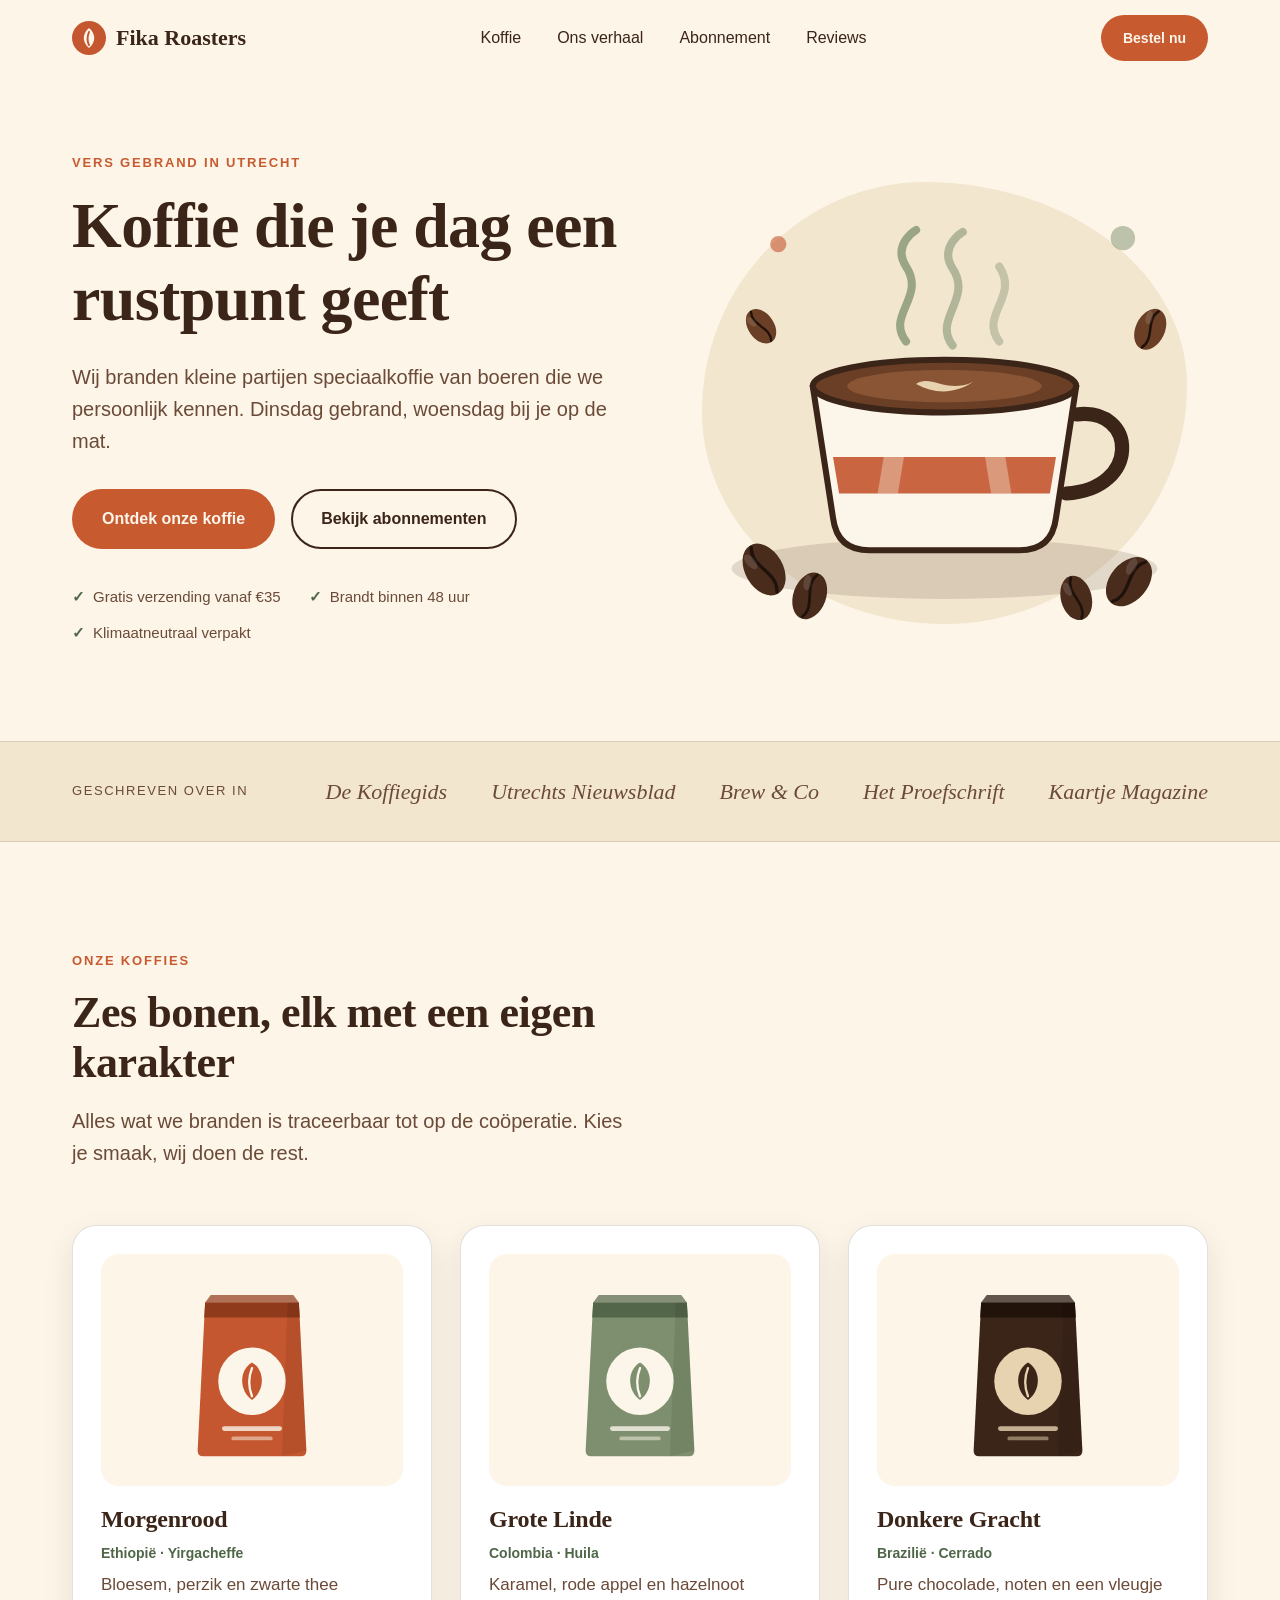
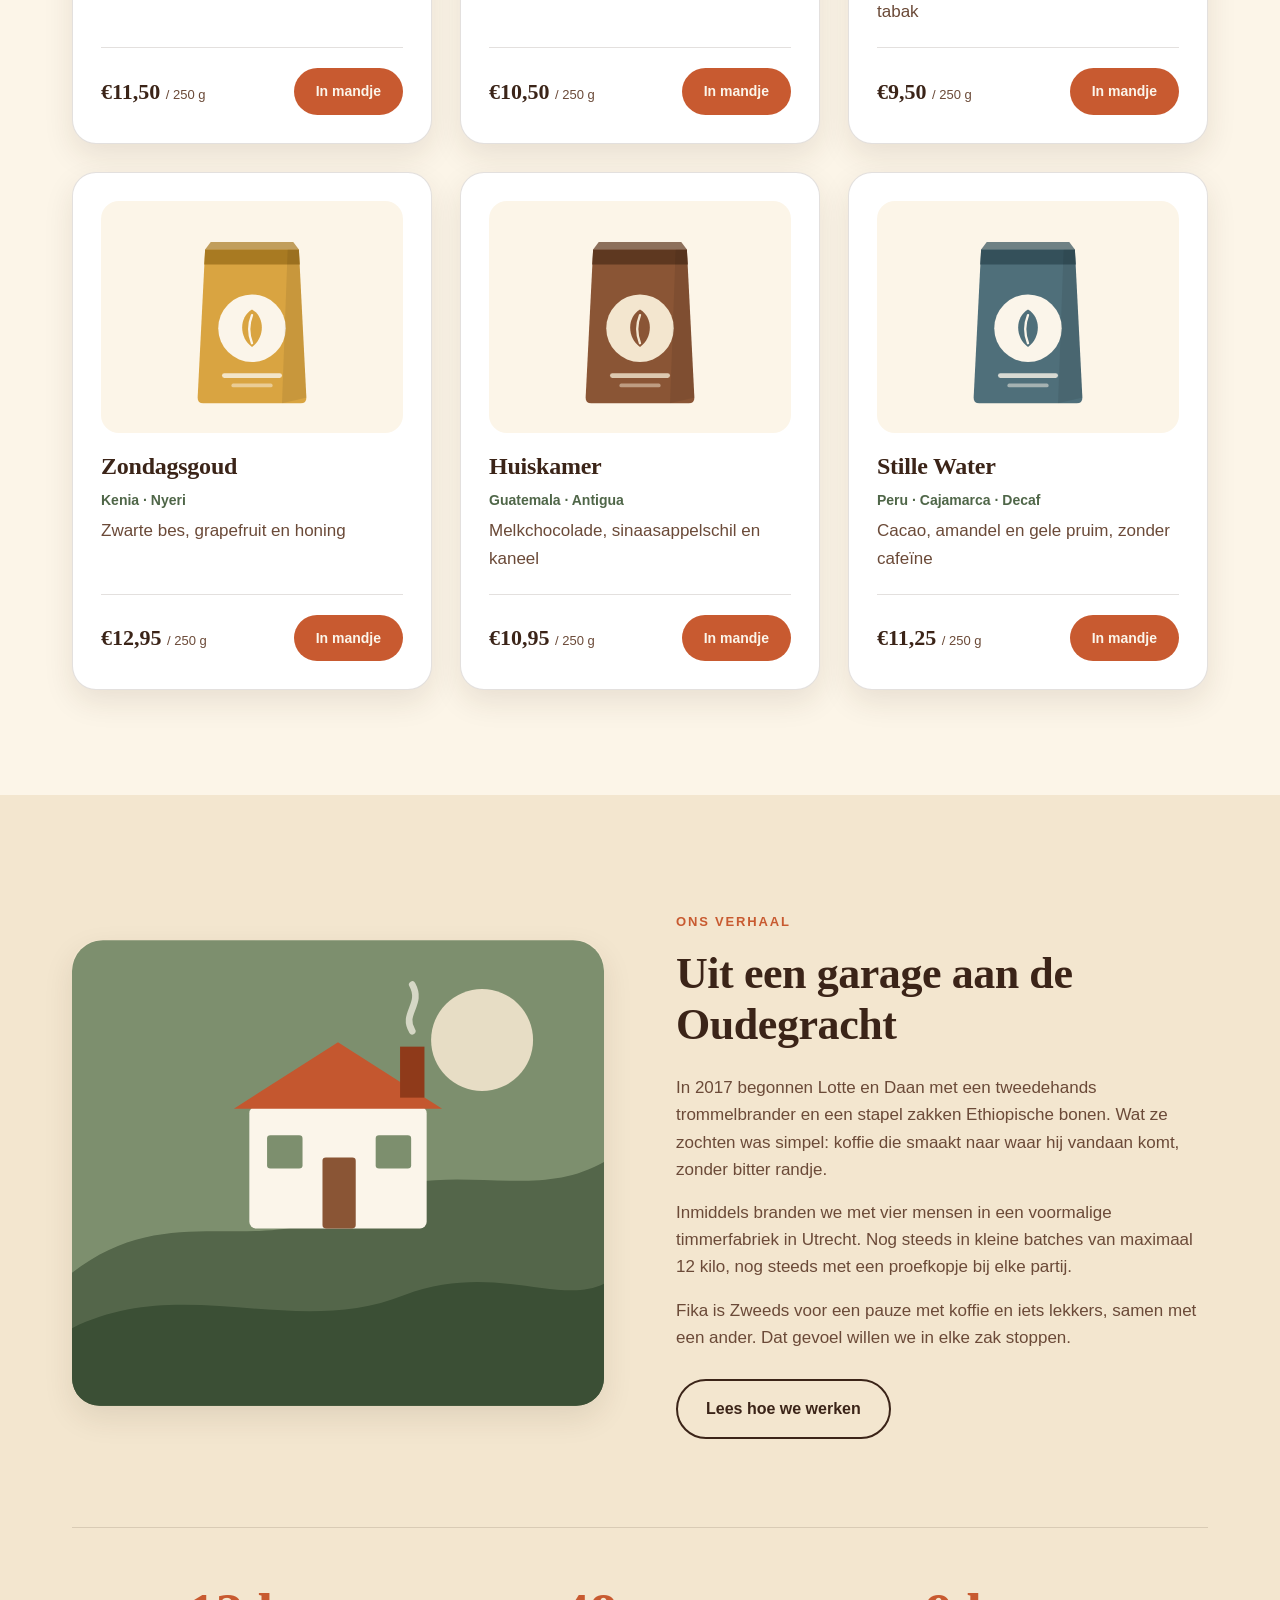
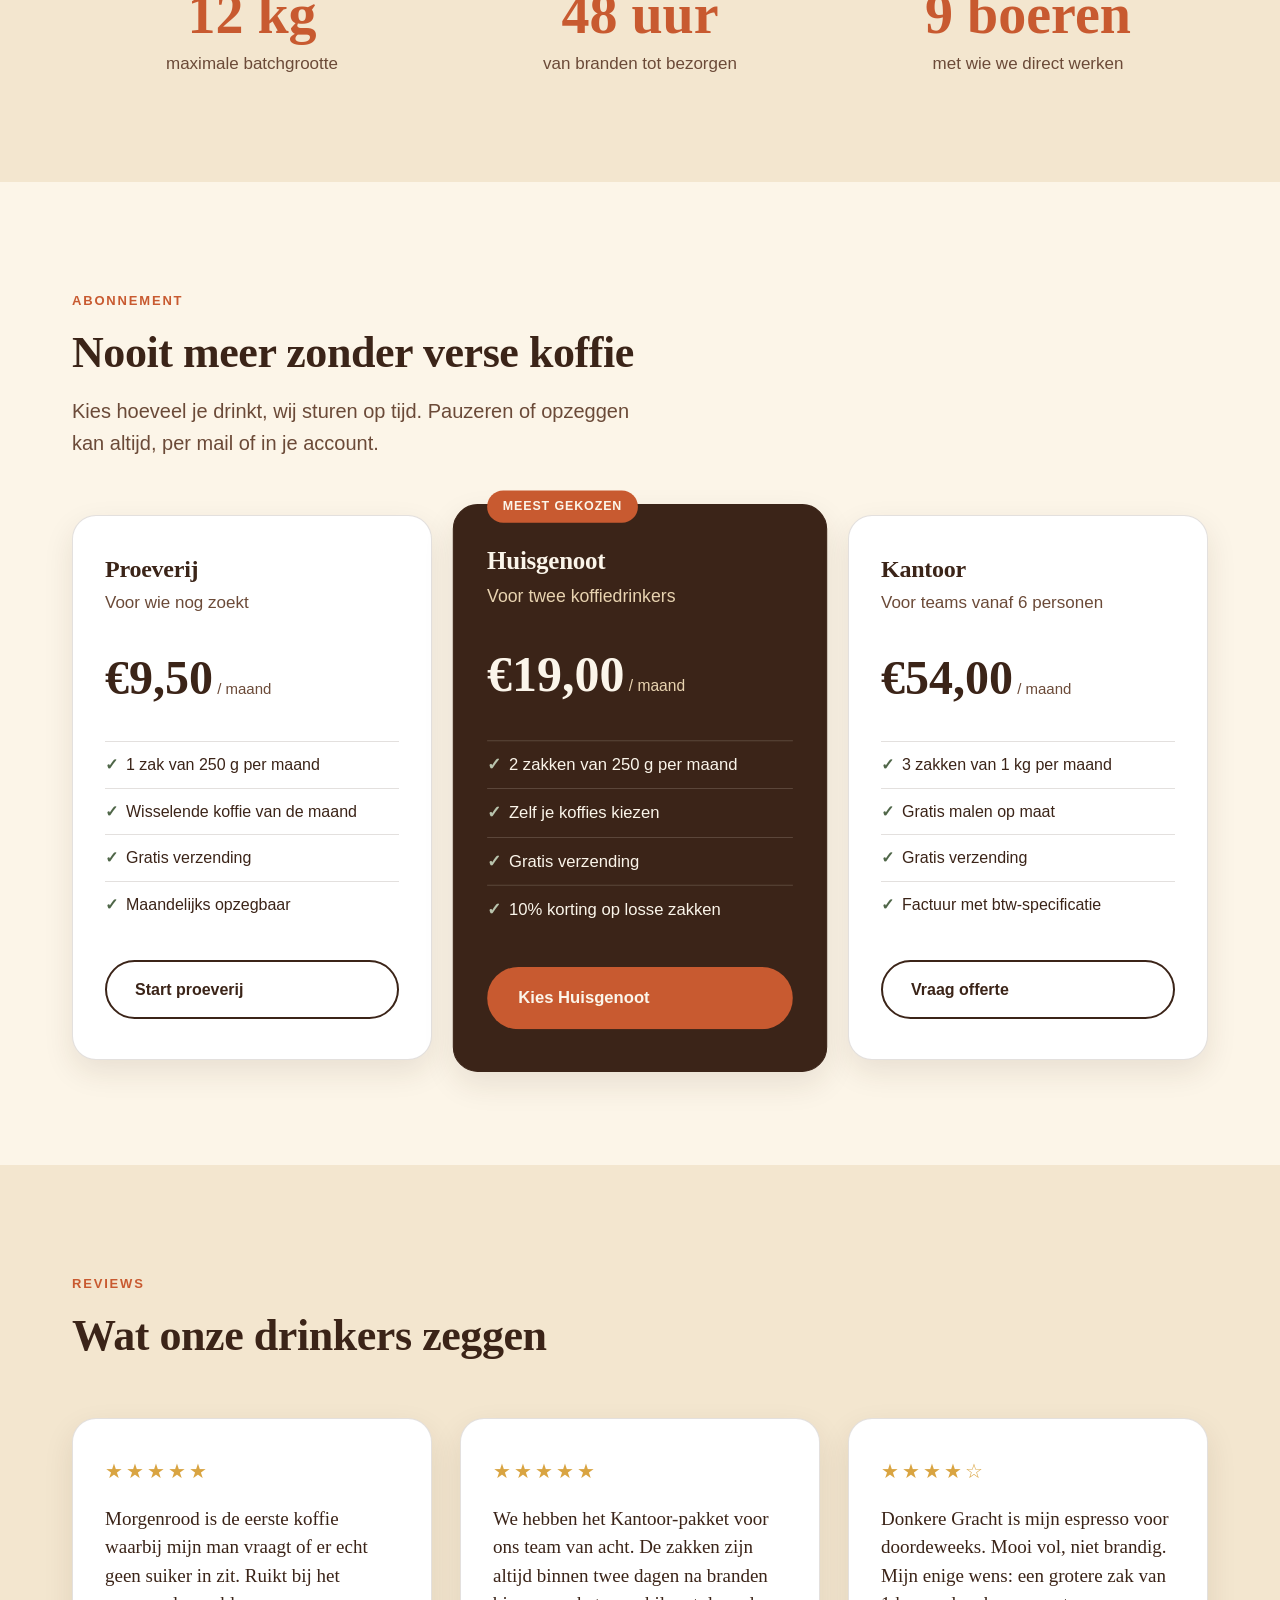
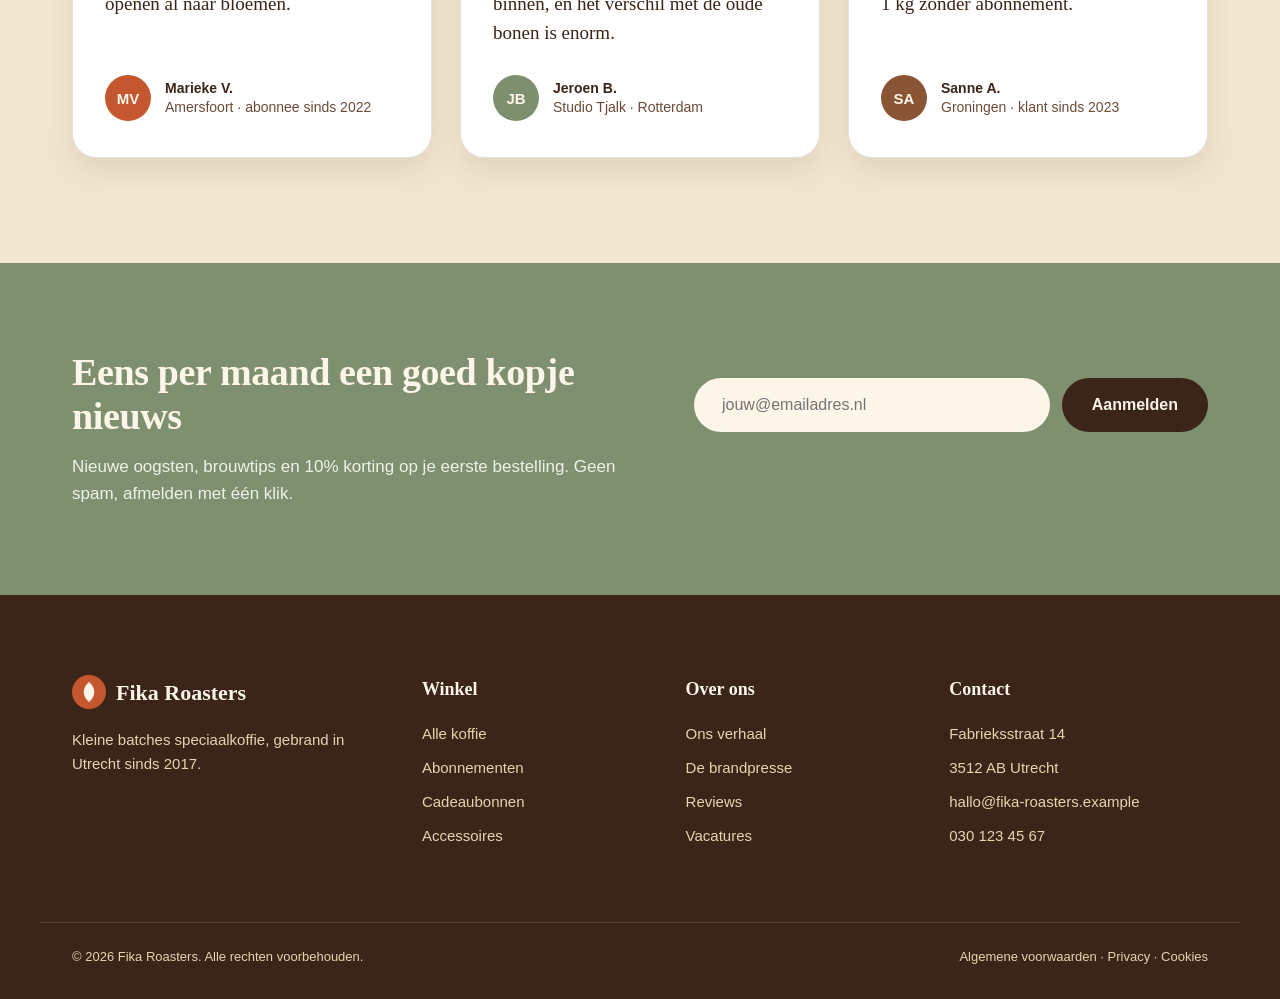
<file: examples/fika/clone/index.html>
<!DOCTYPE html>
<html lang="nl"><head><meta charset="utf-8"><meta name="viewport" content="width=device-width,initial-scale=1"><title>Fika Roasters</title><link rel="stylesheet" href="style.css"></head><body>
<svg width="0" height="0" style="position:absolute" aria-hidden="true"><defs>
<symbol id="bag" viewBox="0 0 160 200"><path d="M30 28 L130 28 L138 186 Q138 192 132 192 L28 192 Q22 192 22 186 Z" fill="var(--bag)"/><path d="M30 28 L130 28 L131 44 L29 44 Z" fill="var(--bag-dark)"/><path d="M36 20 L124 20 L130 28 L30 28 Z" fill="var(--bag-dark)" opacity=".7"/><rect x="44" y="76" width="72" height="72" rx="36" fill="var(--bag-label)"/><path d="M80 92 C66 100 66 122 80 132 C94 122 94 100 80 92 Z" fill="var(--bag)"/><path d="M80 98 C76 108 76 118 80 128" stroke="var(--bag-label)" stroke-width="2.5" fill="none" stroke-linecap="round"/><rect x="48" y="160" width="64" height="5" rx="2.5" fill="var(--bag-label)" opacity=".8"/><rect x="58" y="171" width="44" height="4" rx="2" fill="var(--bag-label)" opacity=".5"/><path d="M130 28 L138 186 L112 192 L118 28 Z" fill="#000" opacity=".08"/></symbol>
<symbol id="bean" viewBox="0 0 40 56"><ellipse cx="20" cy="28" rx="17" ry="25" fill="var(--bean, #4a2c1d)"/><path d="M20 5 C10 20 30 36 20 51" stroke="#1f120b" stroke-width="3" fill="none" stroke-linecap="round"/><ellipse cx="13" cy="16" rx="4" ry="8" fill="#fff" opacity=".12" transform="rotate(-12 13 16)"/></symbol>
</defs></svg>
<header class="nav" id="top"><div class="container nav-in header-inner"><a href="#" class="logo"><svg width="34" height="34" viewBox="0 0 34 34" aria-hidden="true"><circle cx="17" cy="17" r="17" fill="#c4572f"/><path d="M17 7 C10 13 10 21 17 27 C24 21 24 13 17 7 Z" fill="#fbf5ea"/><path d="M17 11 C15 16 15 20 17 24" stroke="#c4572f" stroke-width="2" fill="none" stroke-linecap="round"/></svg><span>Fika Roasters</span></a><nav><a href="#koffie">Koffie</a><a href="#verhaal">Ons verhaal</a><a href="#abonnement">Abonnement</a><a href="#reviews">Reviews</a></nav><a href="#koffie" class="btn btn-primary btn-sm">Bestel nu</a></div></header>
<main>
<section class="hero"><div class="container hero-inner"><div class="hero-copy reveal"><span class="eyebrow">Vers gebrand in Utrecht</span><h1>Koffie die je dag een rustpunt geeft</h1><p class="lead">Wij branden kleine partijen speciaalkoffie van boeren die we persoonlijk kennen. Dinsdag gebrand, woensdag bij je op de mat.</p><div class="btn-row"><a href="#koffie" class="btn btn-primary">Ontdek onze koffie</a><a href="#abonnement" class="btn btn-ghost">Bekijk abonnementen</a></div><ul class="hero-points"><li>Gratis verzending vanaf €35</li><li>Brandt binnen 48 uur</li><li>Klimaatneutraal verpakt</li></ul></div>
<div class="hero-art reveal"><div class="hero-blob"></div><svg class="hero-svg" viewBox="0 0 520 480" aria-hidden="true">
<ellipse cx="260" cy="410" rx="210" ry="30" fill="#3b2418" opacity=".14"/>
<path d="M130 230 L390 230 L370 360 Q366 392 334 392 L186 392 Q154 392 150 360 Z" fill="#fbf5ea" stroke="#3b2418" stroke-width="6" stroke-linejoin="round"/>
<path d="M390 258 C450 250 454 332 380 336" stroke="#3b2418" stroke-width="14" fill="none" stroke-linecap="round"/>
<ellipse cx="260" cy="230" rx="130" ry="26" fill="#6b3f26" stroke="#3b2418" stroke-width="6"/>
<ellipse cx="260" cy="230" rx="96" ry="16" fill="#8a5535"/>
<path d="M232 228 C246 218 262 238 288 226 C270 238 250 238 232 228 Z" fill="#e8d3b0"/>
<path d="M150 300 L370 300 L364 336 L156 336 Z" fill="#c4572f" opacity=".9"/>
<path d="M200 300 L220 300 L214 336 L194 336 Z M300 300 L320 300 L326 336 L306 336 Z" fill="#fbf5ea" opacity=".35"/>
<path d="M222 186 C202 160 242 142 222 112 C208 90 232 76 232 76" stroke="#7d8f6e" stroke-width="8" fill="none" stroke-linecap="round" opacity=".75"/>
<path d="M268 190 C248 164 288 144 268 114 C254 92 278 78 278 78" stroke="#7d8f6e" stroke-width="8" fill="none" stroke-linecap="round" opacity=".55"/>
<path d="M314 186 C294 160 334 142 314 112" stroke="#7d8f6e" stroke-width="8" fill="none" stroke-linecap="round" opacity=".4"/>
<use href="#bean" x="60" y="380" width="44" height="62" transform="rotate(-30 82 411)"/>
<use href="#bean" x="108" y="410" width="38" height="54" transform="rotate(20 127 437)"/>
<use href="#bean" x="420" y="392" width="44" height="62" transform="rotate(40 442 423)"/>
<use href="#bean" x="372" y="414" width="36" height="50" transform="rotate(-15 390 439)"/>
<use href="#bean" x="446" y="150" width="34" height="48" transform="rotate(25 463 174)" style="--bean:#6b3f26"/>
<use href="#bean" x="64" y="150" width="30" height="42" transform="rotate(-35 79 171)" style="--bean:#6b3f26"/>
<circle cx="96" cy="90" r="8" fill="#c4572f" opacity=".6"/>
<circle cx="436" cy="84" r="12" fill="#7d8f6e" opacity=".5"/>
</svg></div></div></section>
<section class="press"><div class="container press-inner"><p class="press-label">Geschreven over in</p><ul class="press-list"><li>De Koffiegids</li><li>Utrechts Nieuwsblad</li><li>Brew &amp; Co</li><li>Het Proefschrift</li><li>Kaartje Magazine</li></ul></div></section>
<section class="sec" id="koffie"><div class="container"><div class="section-head reveal"><span class="eyebrow">Onze koffies</span><h2>Zes bonen, elk met een eigen karakter</h2><p class="lead">Alles wat we branden is traceerbaar tot op de coöperatie. Kies je smaak, wij doen de rest.</p></div><div class="grid products">
<article class="card product"><div class="product-art" style="--bag:#c4572f;--bag-dark:#8f3a1a;--bag-label:#fbf5ea"><svg viewBox="0 0 160 200"><use href="#bag"/></svg></div><h3>Morgenrood</h3><p class="origin">Ethiopië · Yirgacheffe</p><p class="notes">Bloesem, perzik en zwarte thee</p><div class="product-foot"><span class="price">€11,50 <small>/ 250 g</small></span><a href="#" class="btn btn-primary btn-sm">In mandje</a></div></article>
<article class="card product"><div class="product-art" style="--bag:#7d8f6e;--bag-dark:#54664a;--bag-label:#fbf5ea"><svg viewBox="0 0 160 200"><use href="#bag"/></svg></div><h3>Grote Linde</h3><p class="origin">Colombia · Huila</p><p class="notes">Karamel, rode appel en hazelnoot</p><div class="product-foot"><span class="price">€10,50 <small>/ 250 g</small></span><a href="#" class="btn btn-primary btn-sm">In mandje</a></div></article>
<article class="card product"><div class="product-art" style="--bag:#3b2418;--bag-dark:#21120a;--bag-label:#e8d3b0"><svg viewBox="0 0 160 200"><use href="#bag"/></svg></div><h3>Donkere Gracht</h3><p class="origin">Brazilië · Cerrado</p><p class="notes">Pure chocolade, noten en een vleugje tabak</p><div class="product-foot"><span class="price">€9,50 <small>/ 250 g</small></span><a href="#" class="btn btn-primary btn-sm">In mandje</a></div></article>
<article class="card product"><div class="product-art" style="--bag:#d9a441;--bag-dark:#a87a22;--bag-label:#fbf5ea"><svg viewBox="0 0 160 200"><use href="#bag"/></svg></div><h3>Zondagsgoud</h3><p class="origin">Kenia · Nyeri</p><p class="notes">Zwarte bes, grapefruit en honing</p><div class="product-foot"><span class="price">€12,95 <small>/ 250 g</small></span><a href="#" class="btn btn-primary btn-sm">In mandje</a></div></article>
<article class="card product"><div class="product-art" style="--bag:#8a5535;--bag-dark:#5e3820;--bag-label:#f3e6cf"><svg viewBox="0 0 160 200"><use href="#bag"/></svg></div><h3>Huiskamer</h3><p class="origin">Guatemala · Antigua</p><p class="notes">Melkchocolade, sinaasappelschil en kaneel</p><div class="product-foot"><span class="price">€10,95 <small>/ 250 g</small></span><a href="#" class="btn btn-primary btn-sm">In mandje</a></div></article>
<article class="card product"><div class="product-art" style="--bag:#4f6f7a;--bag-dark:#34505a;--bag-label:#fbf5ea"><svg viewBox="0 0 160 200"><use href="#bag"/></svg></div><h3>Stille Water</h3><p class="origin">Peru · Cajamarca · Decaf</p><p class="notes">Cacao, amandel en gele pruim, zonder cafeïne</p><div class="product-foot"><span class="price">€11,25 <small>/ 250 g</small></span><a href="#" class="btn btn-primary btn-sm">In mandje</a></div></article>
</div></div></section>
<section class="story-section" id="verhaal"><div class="container"><div class="story"><div class="story-art reveal"><svg viewBox="0 0 480 420">
<rect width="480" height="420" rx="28" fill="#7d8f6e"/>
<circle cx="370" cy="90" r="46" fill="#f3e6cf" opacity=".9"/>
<path d="M0 300 C90 230 170 290 250 240 C330 190 410 240 480 200 L480 420 L0 420 Z" fill="#54664a"/>
<path d="M0 350 C100 300 200 360 300 320 C380 290 440 330 480 310 L480 420 L0 420 Z" fill="#3b4f35"/>
<g fill="#fbf5ea"><rect x="160" y="150" width="160" height="110" rx="6"/><path d="M146 152 L240 92 L334 152 Z" fill="#c4572f"/></g>
<rect x="226" y="196" width="30" height="64" rx="3" fill="#8a5535"/>
<rect x="176" y="176" width="32" height="30" rx="3" fill="#7d8f6e"/>
<rect x="274" y="176" width="32" height="30" rx="3" fill="#7d8f6e"/>
<rect x="296" y="96" width="22" height="46" fill="#8f3a1a"/>
<path d="M307 82 C297 66 317 58 307 40" stroke="#fbf5ea" stroke-width="6" fill="none" stroke-linecap="round" opacity=".7"/>
</svg></div><div class="story-copy reveal"><span class="eyebrow">Ons verhaal</span><h2>Uit een garage aan de Oudegracht</h2><p>In 2017 begonnen Lotte en Daan met een tweedehands trommelbrander en een stapel zakken Ethiopische bonen. Wat ze zochten was simpel: koffie die smaakt naar waar hij vandaan komt, zonder bitter randje.</p><p>Inmiddels branden we met vier mensen in een voormalige timmerfabriek in Utrecht. Nog steeds in kleine batches van maximaal 12 kilo, nog steeds met een proefkopje bij elke partij.</p><p>Fika is Zweeds voor een pauze met koffie en iets lekkers, samen met een ander. Dat gevoel willen we in elke zak stoppen.</p><a href="#" class="btn btn-ghost">Lees hoe we werken</a></div></div>
<div class="stats"><div class="stat reveal"><strong>12 kg</strong><span class="meta">maximale batchgrootte</span></div><div class="stat reveal"><strong>48 uur</strong><span class="meta">van branden tot bezorgen</span></div><div class="stat reveal"><strong>9 boeren</strong><span class="meta">met wie we direct werken</span></div></div></div></section>
<section class="sec" id="abonnement"><div class="container"><div class="section-head reveal"><span class="eyebrow">Abonnement</span><h2>Nooit meer zonder verse koffie</h2><p class="lead">Kies hoeveel je drinkt, wij sturen op tijd. Pauzeren of opzeggen kan altijd, per mail of in je account.</p></div>
<div class="grid plans"><article class="card plan"><h3>Proeverij</h3><p class="plan-sub">Voor wie nog zoekt</p><p class="plan-price">€9,50<small> / maand</small></p><ul><li>1 zak van 250 g per maand</li><li>Wisselende koffie van de maand</li><li>Gratis verzending</li><li>Maandelijks opzegbaar</li></ul><a href="#" class="btn btn-ghost">Start proeverij</a></article>
<article class="card plan featured"><span class="badge">Meest gekozen</span><h3>Huisgenoot</h3><p class="plan-sub">Voor twee koffiedrinkers</p><p class="plan-price">€19,00<small> / maand</small></p><ul><li>2 zakken van 250 g per maand</li><li>Zelf je koffies kiezen</li><li>Gratis verzending</li><li>10% korting op losse zakken</li></ul><a href="#" class="btn btn-primary">Kies Huisgenoot</a></article>
<article class="card plan"><h3>Kantoor</h3><p class="plan-sub">Voor teams vanaf 6 personen</p><p class="plan-price">€54,00<small> / maand</small></p><ul><li>3 zakken van 1 kg per maand</li><li>Gratis malen op maat</li><li>Gratis verzending</li><li>Factuur met btw-specificatie</li></ul><a href="#" class="btn btn-ghost">Vraag offerte</a></article></div></div></section>
<section class="sec sand" id="reviews"><div class="container"><div class="section-head reveal"><span class="eyebrow">Reviews</span><h2>Wat onze drinkers zeggen</h2></div><div class="grid reviews"><figure class="card review"><div class="stars">★★★★★</div><blockquote>Morgenrood is de eerste koffie waarbij mijn man vraagt of er echt geen suiker in zit. Ruikt bij het openen al naar bloemen.</blockquote><figcaption><span class="avatar" style="background:#c4572f">MV</span><span><strong>Marieke V.</strong><br>Amersfoort · abonnee sinds 2022</span></figcaption></figure><figure class="card review"><div class="stars">★★★★★</div><blockquote>We hebben het Kantoor-pakket voor ons team van acht. De zakken zijn altijd binnen twee dagen na branden binnen, en het verschil met de oude bonen is enorm.</blockquote><figcaption><span class="avatar" style="background:#7d8f6e">JB</span><span><strong>Jeroen B.</strong><br>Studio Tjalk · Rotterdam</span></figcaption></figure><figure class="card review"><div class="stars">★★★★☆</div><blockquote>Donkere Gracht is mijn espresso voor doordeweeks. Mooi vol, niet brandig. Mijn enige wens: een grotere zak van 1 kg zonder abonnement.</blockquote><figcaption><span class="avatar" style="background:#8a5535">SA</span><span><strong>Sanne A.</strong><br>Groningen · klant sinds 2023</span></figcaption></figure></div></div></section>
<section class="news" id="nieuwsbrief"><div class="container newsletter-inner"><div><h2>Eens per maand een goed kopje nieuws</h2><p>Nieuwe oogsten, brouwtips en 10% korting op je eerste bestelling. Geen spam, afmelden met één klik.</p></div><form id="news-form" novalidate><label class="sr-only" for="email">E-mailadres</label><input id="email" type="email" placeholder="jouw@emailadres.nl"><button class="btn btn-dark" type="submit">Aanmelden</button><p class="form-msg" id="form-msg" role="status"></p></form></div></section></main>
<footer class="site-footer"><div class="container footer-grid"><div><a href="#" class="logo logo-light"><svg width="34" height="34" viewBox="0 0 34 34" aria-hidden="true"><circle cx="17" cy="17" r="17" fill="#c4572f"/><path d="M17 7 C10 13 10 21 17 27 C24 21 24 13 17 7 Z" fill="#fbf5ea"/></svg><span>Fika Roasters</span></a><p class="footer-about">Kleine batches speciaalkoffie, gebrand in Utrecht sinds 2017.</p></div><div><h4>Winkel</h4><ul><li><a href="#">Alle koffie</a></li><li><a href="#">Abonnementen</a></li><li><a href="#">Cadeaubonnen</a></li><li><a href="#">Accessoires</a></li></ul></div><div><h4>Over ons</h4><ul><li><a href="#">Ons verhaal</a></li><li><a href="#">De brandpresse</a></li><li><a href="#">Reviews</a></li><li><a href="#">Vacatures</a></li></ul></div><div><h4>Contact</h4><ul><li>Fabrieksstraat 14</li><li>3512 AB Utrecht</li><li>hallo@fika-roasters.example</li><li>030 123 45 67</li></ul></div></div><div class="container footer-bottom"><span>© 2026 Fika Roasters. Alle rechten voorbehouden.</span><span>Algemene voorwaarden · Privacy · Cookies</span></div></footer>
<script src="app.js"></script></body></html>
</file>
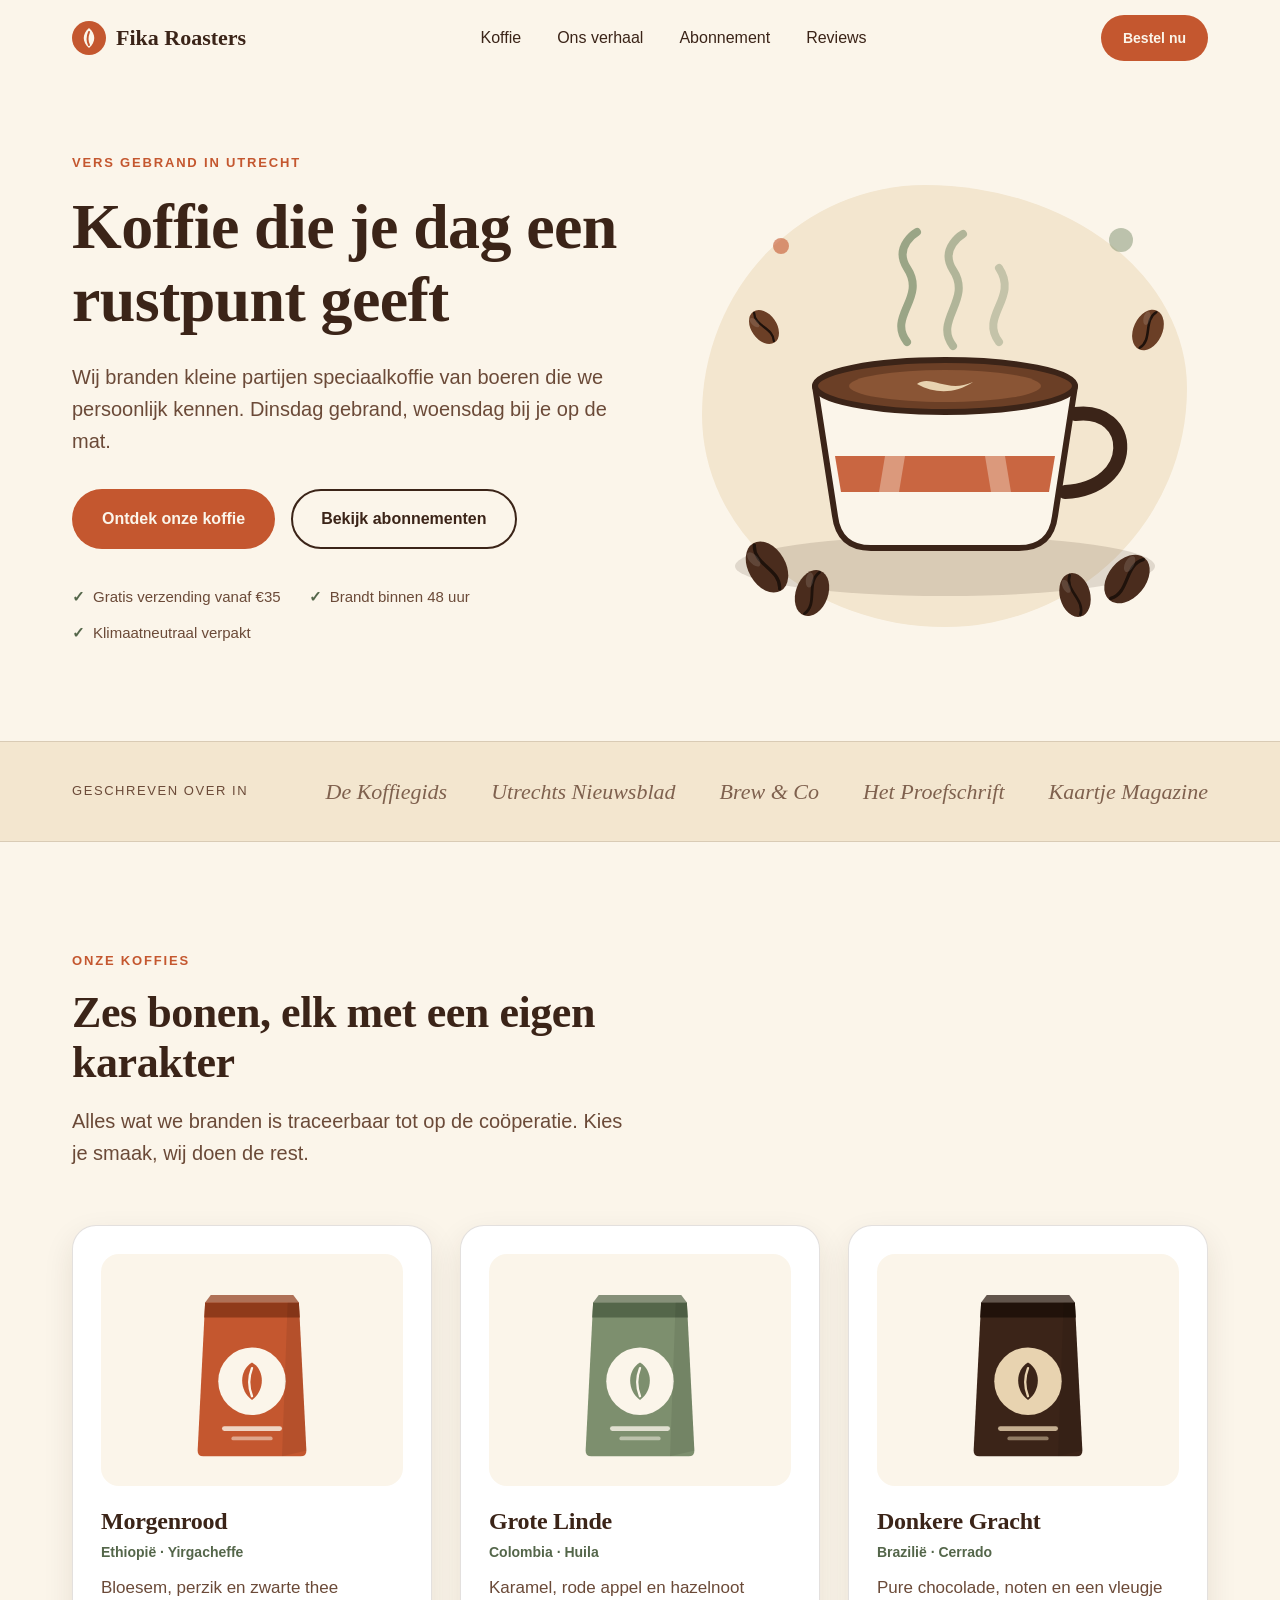
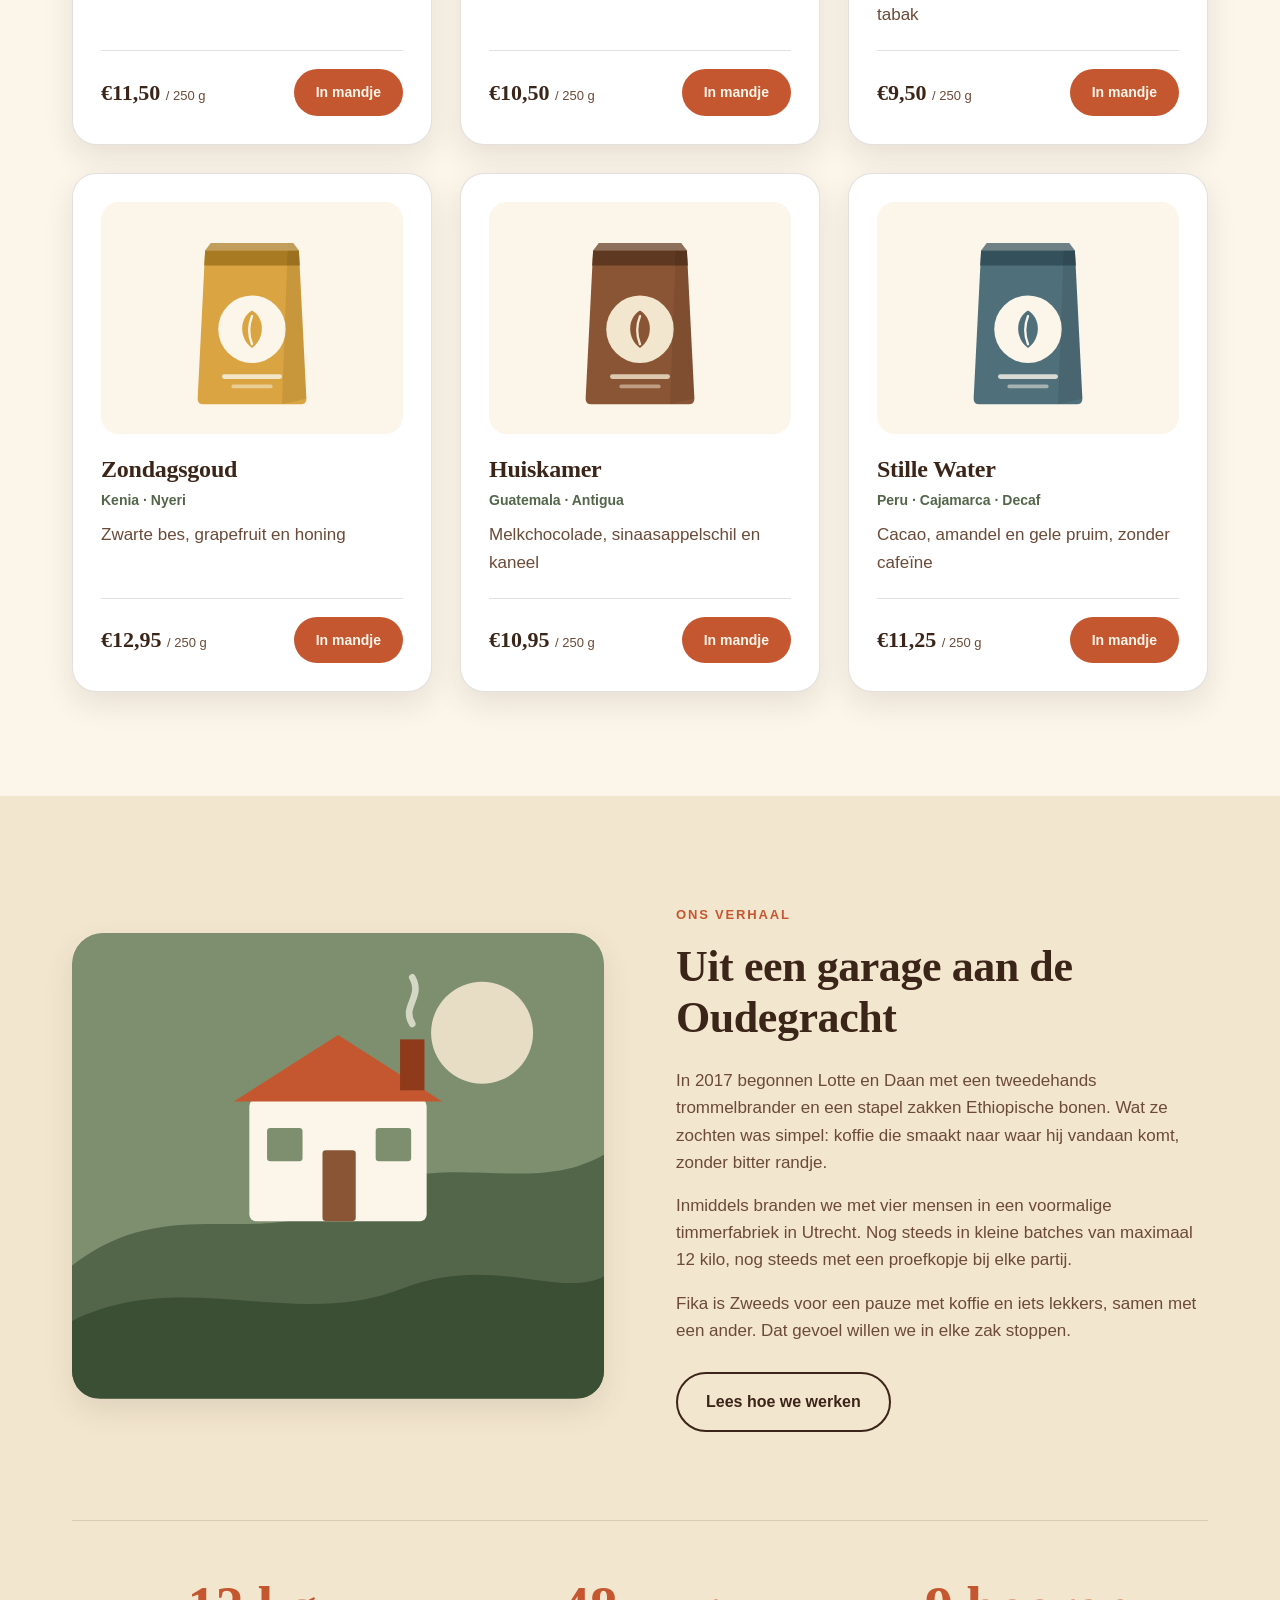
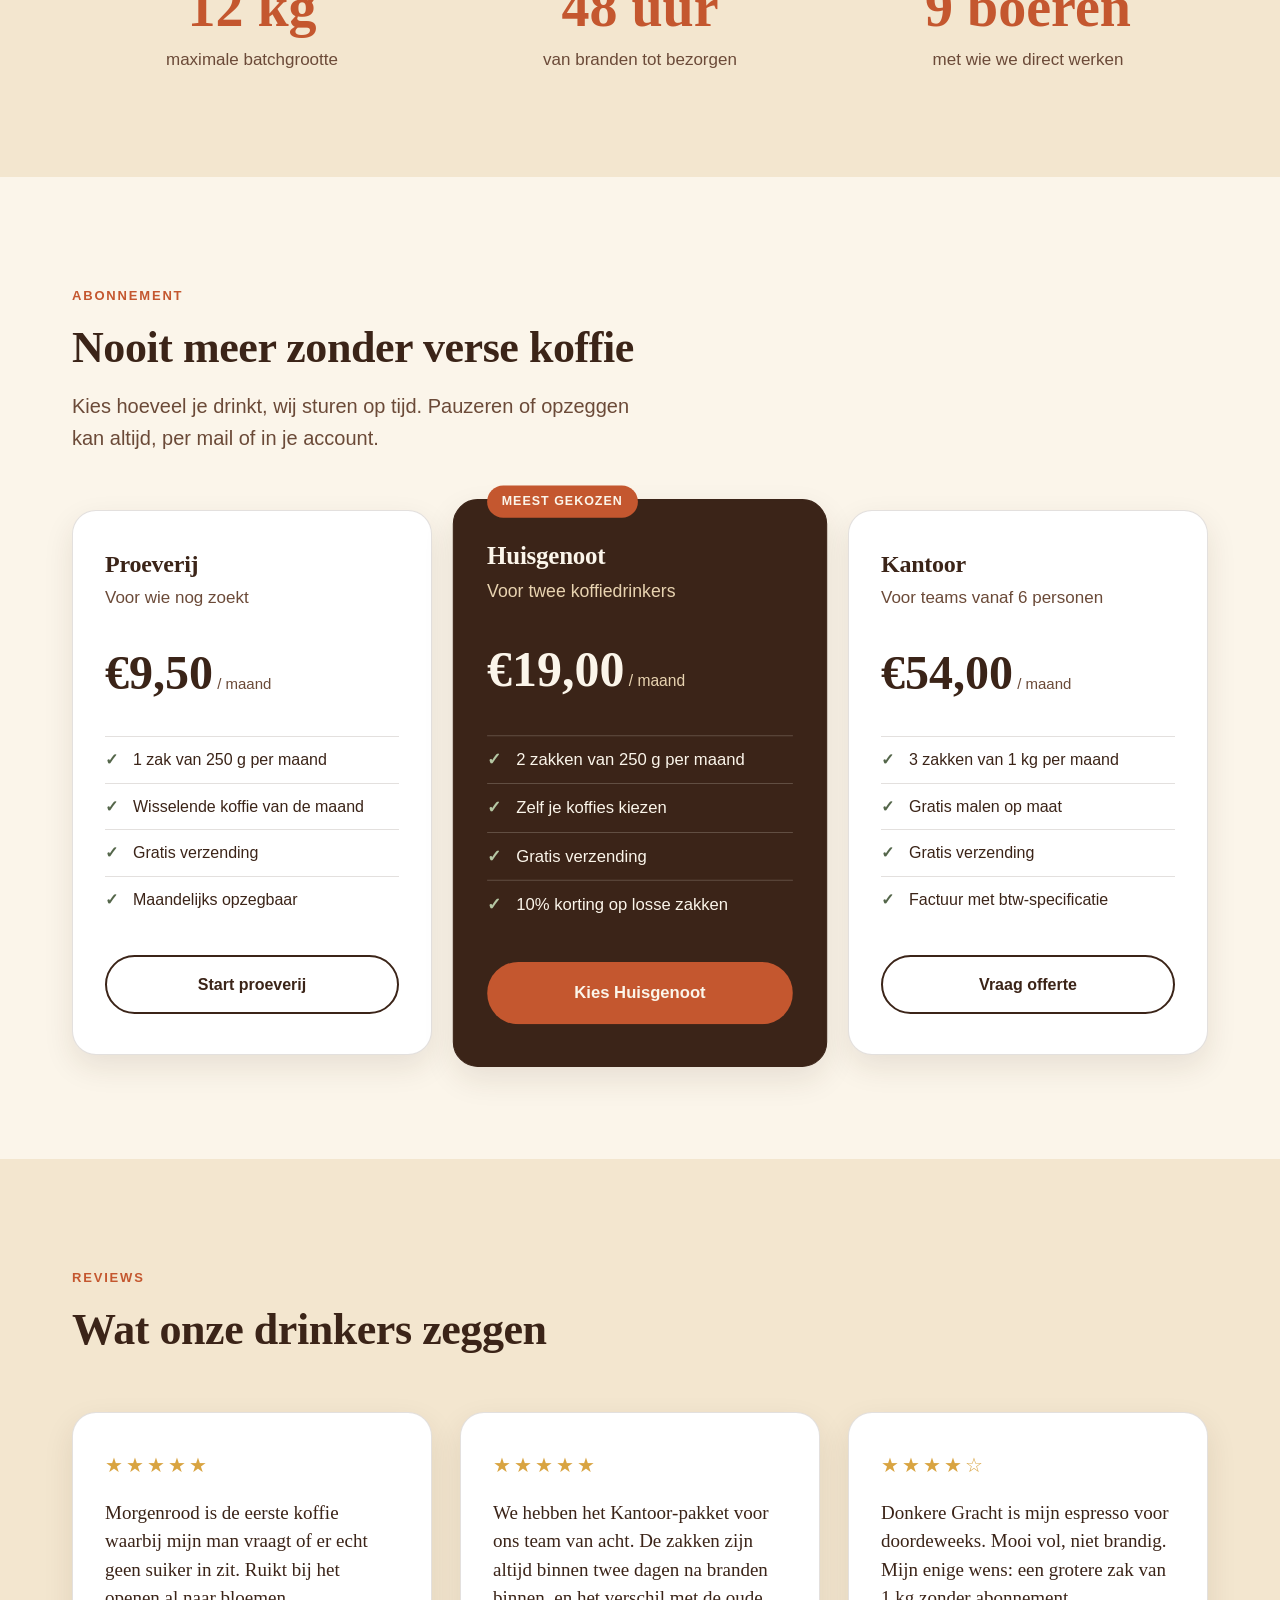
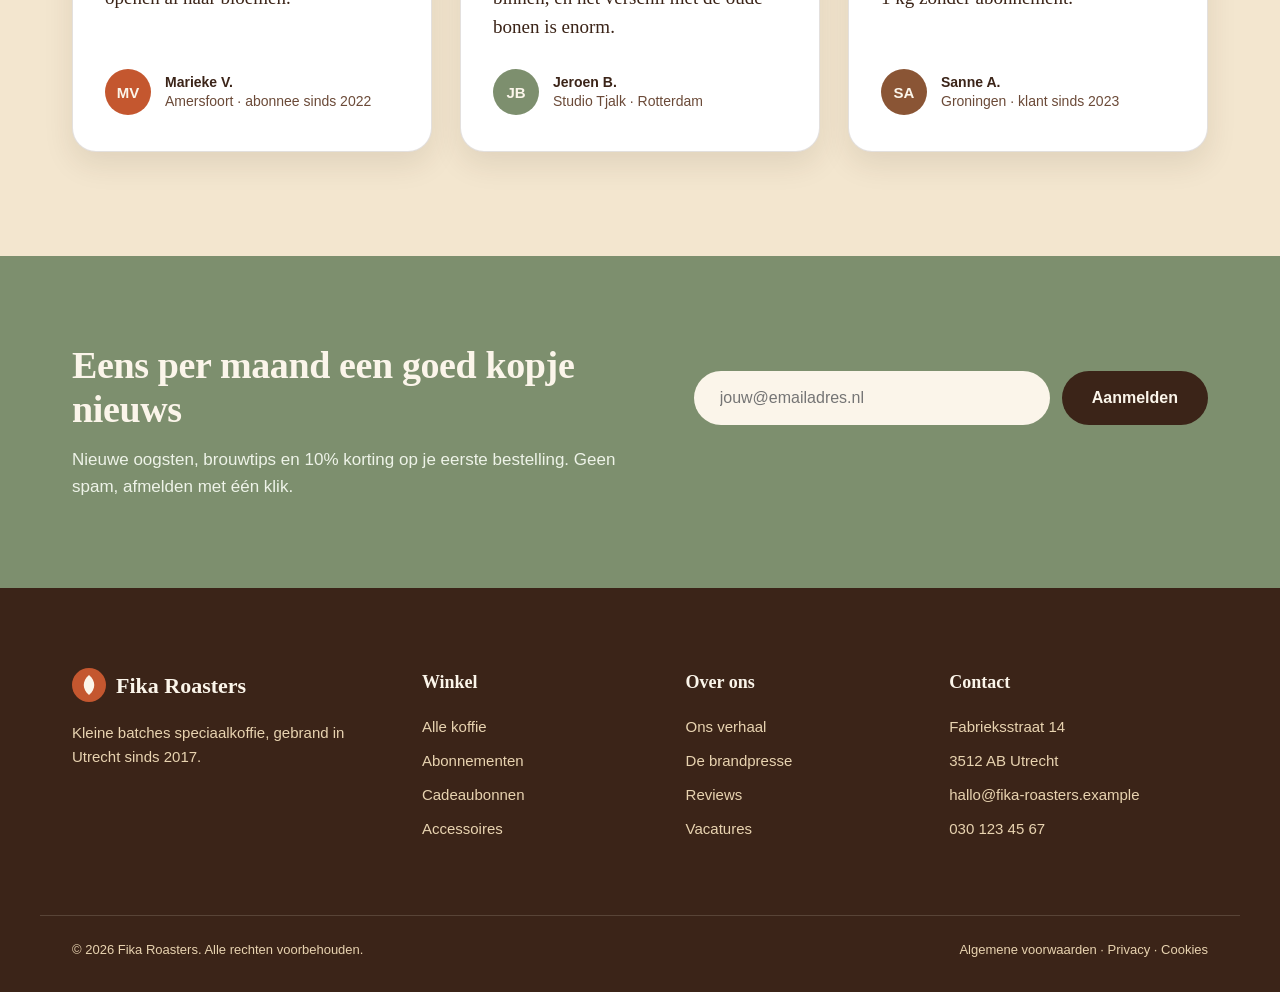
<file: examples/fika/original/index.html>
<!doctype html>
<html lang="nl">
<head>
<meta charset="utf-8">
<meta name="viewport" content="width=device-width, initial-scale=1">
<title>Fika Roasters | Koffiebranderij uit Utrecht</title>
<meta name="description" content="Fika Roasters brandt kleine partijen speciaalkoffie in Utrecht. Vers gebrand, direct bij je thuis.">
<link rel="icon" href="data:,">
<link rel="stylesheet" href="style.css">
</head>
<body>
<svg width="0" height="0" style="position:absolute" aria-hidden="true">
  <defs>
    <symbol id="bag" viewBox="0 0 160 200">
      <path d="M30 28 L130 28 L138 186 Q138 192 132 192 L28 192 Q22 192 22 186 Z" fill="var(--bag)"/>
      <path d="M30 28 L130 28 L131 44 L29 44 Z" fill="var(--bag-dark)"/>
      <path d="M36 20 L124 20 L130 28 L30 28 Z" fill="var(--bag-dark)" opacity=".7"/>
      <rect x="44" y="76" width="72" height="72" rx="36" fill="var(--bag-label)"/>
      <path d="M80 92 C66 100 66 122 80 132 C94 122 94 100 80 92 Z" fill="var(--bag)"/>
      <path d="M80 98 C76 108 76 118 80 128" stroke="var(--bag-label)" stroke-width="2.5" fill="none" stroke-linecap="round"/>
      <rect x="48" y="160" width="64" height="5" rx="2.5" fill="var(--bag-label)" opacity=".8"/>
      <rect x="58" y="171" width="44" height="4" rx="2" fill="var(--bag-label)" opacity=".5"/>
      <path d="M130 28 L138 186 L112 192 L118 28 Z" fill="#000" opacity=".08"/>
    </symbol>
    <symbol id="bean" viewBox="0 0 40 56">
      <ellipse cx="20" cy="28" rx="17" ry="25" fill="var(--bean, #4a2c1d)"/>
      <path d="M20 5 C10 20 30 36 20 51" stroke="#1f120b" stroke-width="3" fill="none" stroke-linecap="round"/>
      <ellipse cx="13" cy="16" rx="4" ry="8" fill="#fff" opacity=".12" transform="rotate(-12 13 16)"/>
    </symbol>
  </defs>
</svg>

<header class="site-header" id="top">
  <div class="container header-inner">
    <a class="logo" href="#top" aria-label="Fika Roasters">
      <svg width="34" height="34" viewBox="0 0 34 34" aria-hidden="true"><circle cx="17" cy="17" r="17" fill="#c4572f"/><path d="M17 7 C10 13 10 21 17 27 C24 21 24 13 17 7 Z" fill="#fbf5ea"/><path d="M17 11 C15 16 15 20 17 24" stroke="#c4572f" stroke-width="2" fill="none" stroke-linecap="round"/></svg>
      <span>Fika Roasters</span>
    </a>
    <nav class="main-nav" aria-label="Hoofdmenu">
      <a href="#koffie">Koffie</a>
      <a href="#verhaal">Ons verhaal</a>
      <a href="#abonnement">Abonnement</a>
      <a href="#reviews">Reviews</a>
    </nav>
    <a class="btn btn-primary btn-sm" href="#koffie">Bestel nu</a>
  </div>
</header>

<main>
<section class="hero">
  <div class="container hero-inner">
    <div class="hero-copy reveal">
      <span class="eyebrow">Vers gebrand in Utrecht</span>
      <h1>Koffie die je dag een rustpunt geeft</h1>
      <p class="lead">Wij branden kleine partijen speciaalkoffie van boeren die we persoonlijk kennen. Dinsdag gebrand, woensdag bij je op de mat.</p>
      <div class="btn-row">
        <a class="btn btn-primary" href="#koffie">Ontdek onze koffie</a>
        <a class="btn btn-ghost" href="#abonnement">Bekijk abonnementen</a>
      </div>
      <ul class="hero-points">
        <li>Gratis verzending vanaf &euro;35</li>
        <li>Brandt binnen 48 uur</li>
        <li>Klimaatneutraal verpakt</li>
      </ul>
    </div>
    <div class="hero-art reveal" aria-hidden="true">
      <div class="hero-blob"></div>
      <svg class="hero-svg" viewBox="0 0 520 480" role="img" aria-label="Kop koffie met koffiebonen">
        <ellipse cx="260" cy="410" rx="210" ry="30" fill="#3b2418" opacity=".14"/>
        <path d="M130 230 L390 230 L370 360 Q366 392 334 392 L186 392 Q154 392 150 360 Z" fill="#fbf5ea" stroke="#3b2418" stroke-width="6" stroke-linejoin="round"/>
        <path d="M390 258 C450 250 454 332 380 336" stroke="#3b2418" stroke-width="14" fill="none" stroke-linecap="round"/>
        <ellipse cx="260" cy="230" rx="130" ry="26" fill="#6b3f26" stroke="#3b2418" stroke-width="6"/>
        <ellipse cx="260" cy="230" rx="96" ry="16" fill="#8a5535"/>
        <path d="M232 228 C246 218 262 238 288 226 C270 238 250 238 232 228 Z" fill="#e8d3b0"/>
        <path d="M150 300 L370 300 L364 336 L156 336 Z" fill="#c4572f" opacity=".9"/>
        <path d="M200 300 L220 300 L214 336 L194 336 Z M300 300 L320 300 L326 336 L306 336 Z" fill="#fbf5ea" opacity=".35"/>
        <path d="M222 186 C202 160 242 142 222 112 C208 90 232 76 232 76" stroke="#7d8f6e" stroke-width="8" fill="none" stroke-linecap="round" opacity=".75"/>
        <path d="M268 190 C248 164 288 144 268 114 C254 92 278 78 278 78" stroke="#7d8f6e" stroke-width="8" fill="none" stroke-linecap="round" opacity=".55"/>
        <path d="M314 186 C294 160 334 142 314 112" stroke="#7d8f6e" stroke-width="8" fill="none" stroke-linecap="round" opacity=".4"/>
        <use href="#bean" x="60" y="380" width="44" height="62" transform="rotate(-30 82 411)"/>
        <use href="#bean" x="108" y="410" width="38" height="54" transform="rotate(20 127 437)"/>
        <use href="#bean" x="420" y="392" width="44" height="62" transform="rotate(40 442 423)"/>
        <use href="#bean" x="372" y="414" width="36" height="50" transform="rotate(-15 390 439)"/>
        <use href="#bean" x="446" y="150" width="34" height="48" transform="rotate(25 463 174)" style="--bean:#6b3f26"/>
        <use href="#bean" x="64" y="150" width="30" height="42" transform="rotate(-35 79 171)" style="--bean:#6b3f26"/>
        <circle cx="96" cy="90" r="8" fill="#c4572f" opacity=".6"/>
        <circle cx="436" cy="84" r="12" fill="#7d8f6e" opacity=".5"/>
      </svg>
    </div>
  </div>
</section>

<section class="press" aria-label="Bekend van">
  <div class="container press-inner">
    <p class="press-label">Geschreven over in</p>
    <ul class="press-list">
      <li>De Koffiegids</li>
      <li>Utrechts Nieuwsblad</li>
      <li>Brew &amp; Co</li>
      <li>Het Proefschrift</li>
      <li>Kaartje Magazine</li>
    </ul>
  </div>
</section>

<section class="section" id="koffie">
  <div class="container">
    <div class="section-head reveal">
      <span class="eyebrow">Onze koffies</span>
      <h2>Zes bonen, elk met een eigen karakter</h2>
      <p class="lead">Alles wat we branden is traceerbaar tot op de coöperatie. Kies je smaak, wij doen de rest.</p>
    </div>
    <div class="grid products">
      <article class="card product reveal" style="--bag:#c4572f;--bag-dark:#8f3a1a;--bag-label:#fbf5ea">
        <div class="product-art"><svg viewBox="0 0 160 200"><use href="#bag"/></svg></div>
        <h3>Morgenrood</h3>
        <p class="origin">Ethiopië &middot; Yirgacheffe</p>
        <p class="notes">Bloesem, perzik en zwarte thee</p>
        <div class="product-foot"><span class="price">&euro;11,50 <small>/ 250 g</small></span><a class="btn btn-primary btn-sm" href="#koffie">In mandje</a></div>
      </article>
      <article class="card product reveal" style="--bag:#7d8f6e;--bag-dark:#54664a;--bag-label:#fbf5ea">
        <div class="product-art"><svg viewBox="0 0 160 200"><use href="#bag"/></svg></div>
        <h3>Grote Linde</h3>
        <p class="origin">Colombia &middot; Huila</p>
        <p class="notes">Karamel, rode appel en hazelnoot</p>
        <div class="product-foot"><span class="price">&euro;10,50 <small>/ 250 g</small></span><a class="btn btn-primary btn-sm" href="#koffie">In mandje</a></div>
      </article>
      <article class="card product reveal" style="--bag:#3b2418;--bag-dark:#21120a;--bag-label:#e8d3b0">
        <div class="product-art"><svg viewBox="0 0 160 200"><use href="#bag"/></svg></div>
        <h3>Donkere Gracht</h3>
        <p class="origin">Brazilië &middot; Cerrado</p>
        <p class="notes">Pure chocolade, noten en een vleugje tabak</p>
        <div class="product-foot"><span class="price">&euro;9,50 <small>/ 250 g</small></span><a class="btn btn-primary btn-sm" href="#koffie">In mandje</a></div>
      </article>
      <article class="card product reveal" style="--bag:#d9a441;--bag-dark:#a87a22;--bag-label:#fbf5ea">
        <div class="product-art"><svg viewBox="0 0 160 200"><use href="#bag"/></svg></div>
        <h3>Zondagsgoud</h3>
        <p class="origin">Kenia &middot; Nyeri</p>
        <p class="notes">Zwarte bes, grapefruit en honing</p>
        <div class="product-foot"><span class="price">&euro;12,95 <small>/ 250 g</small></span><a class="btn btn-primary btn-sm" href="#koffie">In mandje</a></div>
      </article>
      <article class="card product reveal" style="--bag:#8a5535;--bag-dark:#5e3820;--bag-label:#f3e6cf">
        <div class="product-art"><svg viewBox="0 0 160 200"><use href="#bag"/></svg></div>
        <h3>Huiskamer</h3>
        <p class="origin">Guatemala &middot; Antigua</p>
        <p class="notes">Melkchocolade, sinaasappelschil en kaneel</p>
        <div class="product-foot"><span class="price">&euro;10,95 <small>/ 250 g</small></span><a class="btn btn-primary btn-sm" href="#koffie">In mandje</a></div>
      </article>
      <article class="card product reveal" style="--bag:#4f6f7a;--bag-dark:#34505a;--bag-label:#fbf5ea">
        <div class="product-art"><svg viewBox="0 0 160 200"><use href="#bag"/></svg></div>
        <h3>Stille Water</h3>
        <p class="origin">Peru &middot; Cajamarca &middot; Decaf</p>
        <p class="notes">Cacao, amandel en gele pruim, zonder cafeïne</p>
        <div class="product-foot"><span class="price">&euro;11,25 <small>/ 250 g</small></span><a class="btn btn-primary btn-sm" href="#koffie">In mandje</a></div>
      </article>
    </div>
  </div>
</section>

<section class="section section-alt" id="verhaal">
  <div class="container">
    <div class="story">
      <div class="story-art reveal" aria-hidden="true">
        <svg viewBox="0 0 480 420">
          <rect width="480" height="420" rx="28" fill="#7d8f6e"/>
          <circle cx="370" cy="90" r="46" fill="#f3e6cf" opacity=".9"/>
          <path d="M0 300 C90 230 170 290 250 240 C330 190 410 240 480 200 L480 420 L0 420 Z" fill="#54664a"/>
          <path d="M0 350 C100 300 200 360 300 320 C380 290 440 330 480 310 L480 420 L0 420 Z" fill="#3b4f35"/>
          <g fill="#fbf5ea"><rect x="160" y="150" width="160" height="110" rx="6"/><path d="M146 152 L240 92 L334 152 Z" fill="#c4572f"/></g>
          <rect x="226" y="196" width="30" height="64" rx="3" fill="#8a5535"/>
          <rect x="176" y="176" width="32" height="30" rx="3" fill="#7d8f6e"/>
          <rect x="274" y="176" width="32" height="30" rx="3" fill="#7d8f6e"/>
          <rect x="296" y="96" width="22" height="46" fill="#8f3a1a"/>
          <path d="M307 82 C297 66 317 58 307 40" stroke="#fbf5ea" stroke-width="6" fill="none" stroke-linecap="round" opacity=".7"/>
        </svg>
      </div>
      <div class="story-copy reveal">
        <span class="eyebrow">Ons verhaal</span>
        <h2>Uit een garage aan de Oudegracht</h2>
        <p>In 2017 begonnen Lotte en Daan met een tweedehands trommelbrander en een stapel zakken Ethiopische bonen. Wat ze zochten was simpel: koffie die smaakt naar waar hij vandaan komt, zonder bitter randje.</p>
        <p>Inmiddels branden we met vier mensen in een voormalige timmerfabriek in Utrecht. Nog steeds in kleine batches van maximaal 12 kilo, nog steeds met een proefkopje bij elke partij.</p>
        <p>Fika is Zweeds voor een pauze met koffie en iets lekkers, samen met een ander. Dat gevoel willen we in elke zak stoppen.</p>
        <a class="btn btn-ghost" href="#abonnement">Lees hoe we werken</a>
      </div>
    </div>
    <div class="stats">
      <div class="stat reveal"><strong>12 kg</strong><span>maximale batchgrootte</span></div>
      <div class="stat reveal"><strong>48 uur</strong><span>van branden tot bezorgen</span></div>
      <div class="stat reveal"><strong>9 boeren</strong><span>met wie we direct werken</span></div>
    </div>
  </div>
</section>

<section class="section" id="abonnement">
  <div class="container">
    <div class="section-head reveal">
      <span class="eyebrow">Abonnement</span>
      <h2>Nooit meer zonder verse koffie</h2>
      <p class="lead">Kies hoeveel je drinkt, wij sturen op tijd. Pauzeren of opzeggen kan altijd, per mail of in je account.</p>
    </div>
    <div class="grid plans">
      <article class="card plan reveal">
        <h3>Proeverij</h3>
        <p class="plan-sub">Voor wie nog zoekt</p>
        <p class="plan-price">&euro;9,50<small> / maand</small></p>
        <ul>
          <li>1 zak van 250 g per maand</li>
          <li>Wisselende koffie van de maand</li>
          <li>Gratis verzending</li>
          <li>Maandelijks opzegbaar</li>
        </ul>
        <a class="btn btn-ghost" href="#nieuwsbrief">Start proeverij</a>
      </article>
      <article class="card plan plan-featured reveal">
        <span class="badge">Meest gekozen</span>
        <h3>Huisgenoot</h3>
        <p class="plan-sub">Voor twee koffiedrinkers</p>
        <p class="plan-price">&euro;19,00<small> / maand</small></p>
        <ul>
          <li>2 zakken van 250 g per maand</li>
          <li>Zelf je koffies kiezen</li>
          <li>Gratis verzending</li>
          <li>10% korting op losse zakken</li>
        </ul>
        <a class="btn btn-primary" href="#nieuwsbrief">Kies Huisgenoot</a>
      </article>
      <article class="card plan reveal">
        <h3>Kantoor</h3>
        <p class="plan-sub">Voor teams vanaf 6 personen</p>
        <p class="plan-price">&euro;54,00<small> / maand</small></p>
        <ul>
          <li>3 zakken van 1 kg per maand</li>
          <li>Gratis malen op maat</li>
          <li>Gratis verzending</li>
          <li>Factuur met btw-specificatie</li>
        </ul>
        <a class="btn btn-ghost" href="#nieuwsbrief">Vraag offerte</a>
      </article>
    </div>
  </div>
</section>

<section class="section section-alt" id="reviews">
  <div class="container">
    <div class="section-head reveal">
      <span class="eyebrow">Reviews</span>
      <h2>Wat onze drinkers zeggen</h2>
    </div>
    <div class="grid reviews">
      <figure class="card review reveal">
        <div class="stars" aria-label="5 van 5 sterren">&#9733;&#9733;&#9733;&#9733;&#9733;</div>
        <blockquote>Morgenrood is de eerste koffie waarbij mijn man vraagt of er echt geen suiker in zit. Ruikt bij het openen al naar bloemen.</blockquote>
        <figcaption><span class="avatar" style="background:#c4572f">MV</span><span><strong>Marieke V.</strong><br>Amersfoort &middot; abonnee sinds 2022</span></figcaption>
      </figure>
      <figure class="card review reveal">
        <div class="stars" aria-label="5 van 5 sterren">&#9733;&#9733;&#9733;&#9733;&#9733;</div>
        <blockquote>We hebben het Kantoor-pakket voor ons team van acht. De zakken zijn altijd binnen twee dagen na branden binnen, en het verschil met de oude bonen is enorm.</blockquote>
        <figcaption><span class="avatar" style="background:#7d8f6e">JB</span><span><strong>Jeroen B.</strong><br>Studio Tjalk &middot; Rotterdam</span></figcaption>
      </figure>
      <figure class="card review reveal">
        <div class="stars" aria-label="4 van 5 sterren">&#9733;&#9733;&#9733;&#9733;&#9734;</div>
        <blockquote>Donkere Gracht is mijn espresso voor doordeweeks. Mooi vol, niet brandig. Mijn enige wens: een grotere zak van 1 kg zonder abonnement.</blockquote>
        <figcaption><span class="avatar" style="background:#8a5535">SA</span><span><strong>Sanne A.</strong><br>Groningen &middot; klant sinds 2023</span></figcaption>
      </figure>
    </div>
  </div>
</section>

<section class="newsletter" id="nieuwsbrief">
  <div class="container newsletter-inner reveal">
    <div>
      <h2>Eens per maand een goed kopje nieuws</h2>
      <p>Nieuwe oogsten, brouwtips en 10% korting op je eerste bestelling. Geen spam, afmelden met één klik.</p>
    </div>
    <form class="news-form" id="news-form" novalidate>
      <label for="email" class="sr-only">E-mailadres</label>
      <input id="email" name="email" type="email" placeholder="jouw@emailadres.nl" autocomplete="email">
      <button class="btn btn-dark" type="submit">Aanmelden</button>
      <p class="form-msg" id="form-msg" role="status"></p>
    </form>
  </div>
</section>
</main>

<footer class="site-footer">
  <div class="container footer-grid">
    <div>
      <a class="logo logo-light" href="#top"><svg width="34" height="34" viewBox="0 0 34 34" aria-hidden="true"><circle cx="17" cy="17" r="17" fill="#c4572f"/><path d="M17 7 C10 13 10 21 17 27 C24 21 24 13 17 7 Z" fill="#fbf5ea"/></svg><span>Fika Roasters</span></a>
      <p class="footer-about">Kleine batches speciaalkoffie, gebrand in Utrecht sinds 2017.</p>
    </div>
    <div>
      <h4>Winkel</h4>
      <ul><li><a href="#koffie">Alle koffie</a></li><li><a href="#abonnement">Abonnementen</a></li><li><a href="#koffie">Cadeaubonnen</a></li><li><a href="#koffie">Accessoires</a></li></ul>
    </div>
    <div>
      <h4>Over ons</h4>
      <ul><li><a href="#verhaal">Ons verhaal</a></li><li><a href="#verhaal">De brandpresse</a></li><li><a href="#reviews">Reviews</a></li><li><a href="#top">Vacatures</a></li></ul>
    </div>
    <div>
      <h4>Contact</h4>
      <ul><li>Fabrieksstraat 14</li><li>3512 AB Utrecht</li><li>hallo@fika-roasters.example</li><li>030 123 45 67</li></ul>
    </div>
  </div>
  <div class="container footer-bottom">
    <span>&copy; 2026 Fika Roasters. Alle rechten voorbehouden.</span>
    <span>Algemene voorwaarden &middot; Privacy &middot; Cookies</span>
  </div>
</footer>
<script src="app.js"></script>
</body>
</html>
</file>
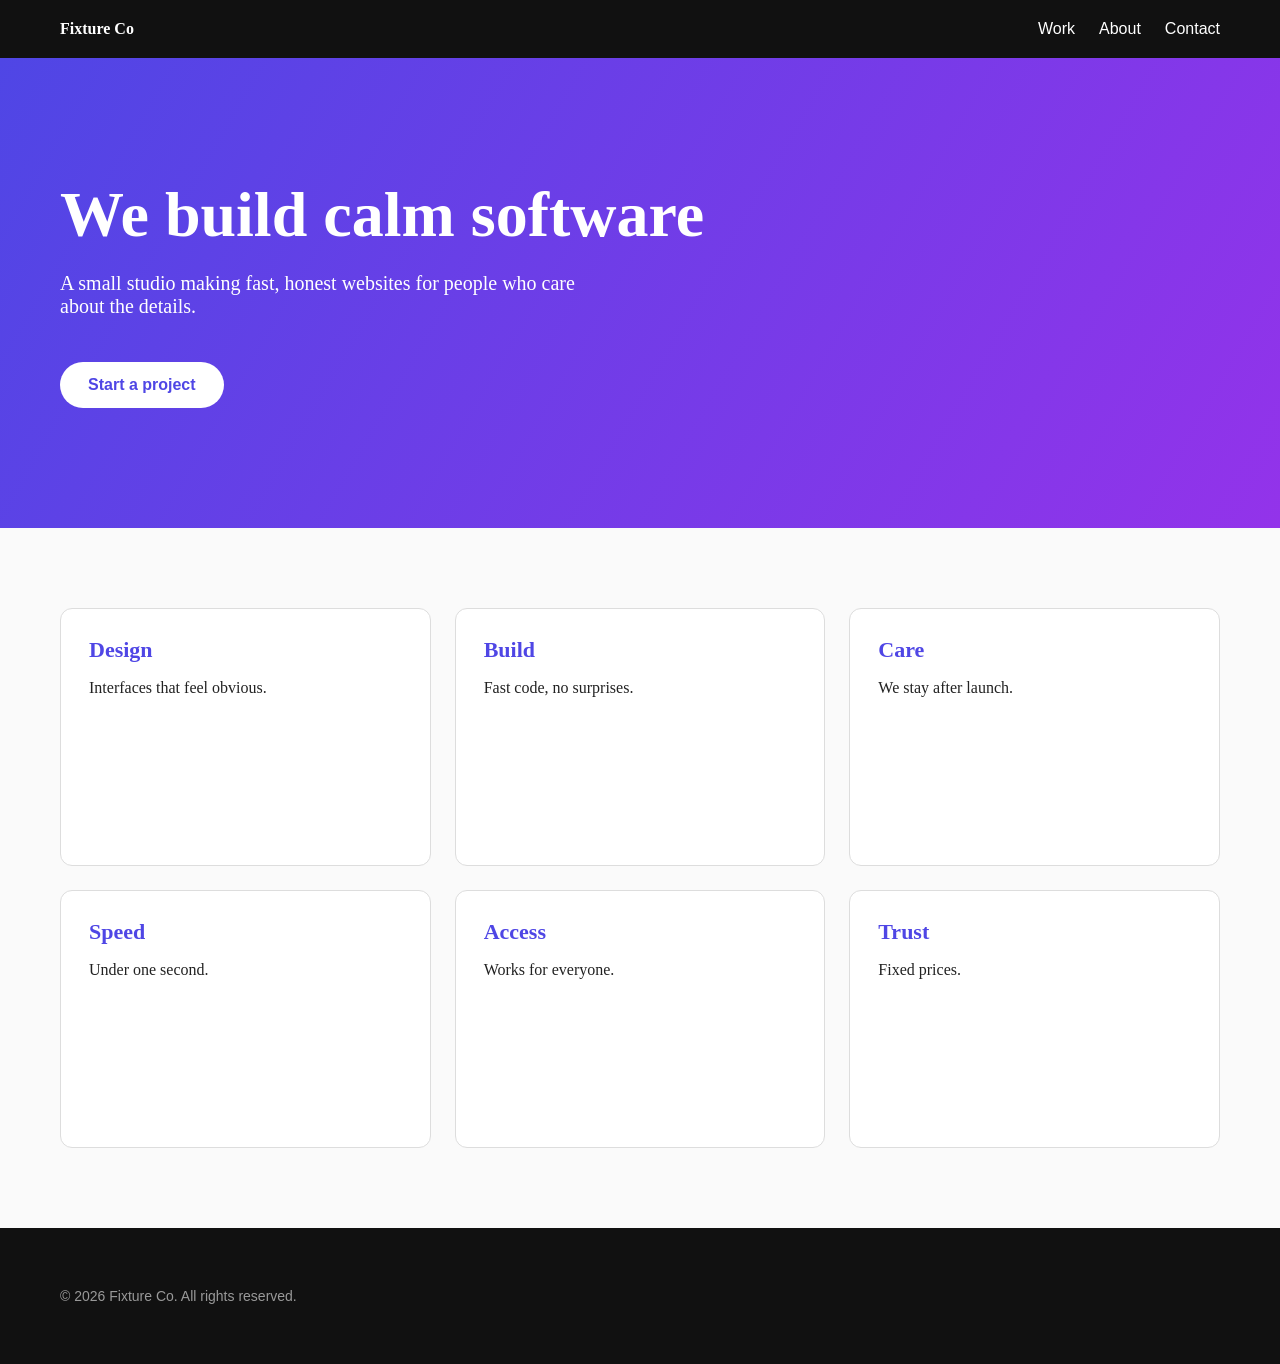
<file: tests/fixtures/ref/index.html>
<!doctype html><html><head><meta charset="utf-8"><title>Fixture</title>
<style>
body{margin:0;font-family:Georgia,serif;background:#fafafa;color:#222}
header{display:flex;justify-content:space-between;align-items:center;padding:20px 60px;background:#111;color:#fff}
header a{color:#fff;margin-left:24px;text-decoration:none;font:16px Helvetica,Arial,sans-serif}
header a:hover{color:#9333ea}
.hero{padding:120px 60px;background:linear-gradient(120deg,#4f46e5,#9333ea);color:#fff}
.hero h1{font-size:64px;margin:0 0 16px}.hero p{font-size:20px;max-width:560px}
.btn{display:inline-block;background:#fff;color:#4f46e5;padding:14px 28px;border-radius:999px;font:600 16px Helvetica,Arial,sans-serif;margin-top:24px}
.grid{display:grid;grid-template-columns:repeat(3,1fr);gap:24px;padding:80px 60px}
.card{background:#fff;border:1px solid #ddd;border-radius:12px;padding:28px;height:200px}
.card h3{margin:0 0 8px;font-size:22px;color:#4f46e5}
footer{padding:60px;background:#111;color:#999;font:14px Helvetica,Arial,sans-serif}
.reveal{opacity:0;transform:translateY(40px);transition:all .6s}.reveal.in{opacity:1;transform:none}
@media(max-width:800px){.grid{grid-template-columns:1fr}.hero h1{font-size:40px}header{padding:16px 20px}}
</style></head><body>
<header><b>Fixture Co</b><nav><a href="#a">Work</a><a href="#b">About</a><a href="#c">Contact</a></nav></header>
<section class="hero"><h1>We build calm software</h1><p>A small studio making fast, honest websites for people who care about the details.</p><span class="btn">Start a project</span></section>
<section class="grid">
<div class="card reveal"><h3>Design</h3><p>Interfaces that feel obvious.</p></div>
<div class="card reveal"><h3>Build</h3><p>Fast code, no surprises.</p></div>
<div class="card reveal"><h3>Care</h3><p>We stay after launch.</p></div>
<div class="card reveal"><h3>Speed</h3><p>Under one second.</p></div>
<div class="card reveal"><h3>Access</h3><p>Works for everyone.</p></div>
<div class="card reveal"><h3>Trust</h3><p>Fixed prices.</p></div></section>
<footer>&copy; 2026 Fixture Co. All rights reserved.</footer>
<script>
const io=new IntersectionObserver(es=>es.forEach(e=>{if(e.isIntersecting)e.target.classList.add('in')}),{threshold:.2});
document.querySelectorAll('.reveal').forEach(el=>io.observe(el));
</script></body></html>
</file>
<file: examples/fika/clone/style.css>
*{box-sizing:border-box;margin:0}
:root{--cream:#fcf5e8;--sand:#f3e6cf;--brown:#3b2418;--text:#6b4a38;--rust:#c85a30;--sage:#7e9070;--green:#4f6648;--line:rgba(59,36,24,.14);--shadow:0 12px 30px rgba(59,36,24,.1);--sans:-apple-system,BlinkMacSystemFont,"Segoe UI",Roboto,Helvetica,Arial,sans-serif}
html{scroll-behavior:smooth}
body{font-family:var(--sans);background:var(--cream);color:var(--text);font-size:17px;line-height:1.6}
h1,h2,h3,h4,.logo,.price,.plan-price,.stat strong,.review blockquote,.press-list{font-family:Georgia,"Iowan Old Style","Times New Roman",serif}
a{color:inherit;text-decoration:none}
ul{list-style:none;padding:0}
.sr-only{position:absolute;width:1px;height:1px;overflow:hidden;clip:rect(0 0 0 0);white-space:nowrap}
.container{max-width:1136px;margin:0 auto}
@media(max-width:1200px){.container{padding:0 20px}}
.nav{position:sticky;top:0;z-index:10;background:rgba(252,245,232,.92);backdrop-filter:blur(8px);transition:box-shadow .2s}
.nav.sc{box-shadow:0 2px 20px rgba(59,36,24,.1)}
.nav-in{display:flex;align-items:center;justify-content:space-between;gap:24px;height:76px}
.logo{display:flex;align-items:center;gap:10px;font-weight:700;font-size:22px;color:var(--brown)}
.logo-i{width:34px;height:34px}
nav{display:flex;gap:36px;font-weight:500;font-size:16px;color:var(--brown)}
nav a{padding:6px 0}
.btn{display:inline-flex;align-items:center;justify-content:center;font-weight:600;font-size:16px;line-height:1.6;padding:15px 28px;border-radius:999px;border:2px solid transparent;cursor:pointer;font-family:inherit}
.btn-primary{background:var(--rust);color:#fbf5ea}
.btn-ghost{background:transparent;color:var(--brown);border-color:var(--brown)}
.btn-dark{background:var(--brown);color:#fbf5ea;line-height:normal;padding:15px 28px}
.btn-sm{padding:10px 20px;font-size:14px}
.eyebrow{display:inline-block;color:var(--rust);font-size:13px;line-height:1.6;font-weight:700;letter-spacing:.14em;text-transform:uppercase;margin-bottom:16px}
h1{font-size:64px;line-height:1.15;color:var(--brown);font-weight:700;letter-spacing:-.01em}
h2{font-size:44px;line-height:1.15;color:var(--brown);font-weight:700;letter-spacing:-.01em}
.lead{font-size:20px;line-height:1.6;color:var(--text)}
.hero{padding:72px 0 96px}
.hero-inner{display:grid;grid-template-columns:minmax(0,1fr) 527px;gap:56px;align-items:center}
.hero .eyebrow{margin-bottom:15px}
.hero h1{margin-bottom:25px}
.hero .lead{max-width:560px}
.btn-row{display:flex;gap:16px;margin:32px 0 36px}
.hero-points{display:flex;flex-wrap:wrap;gap:12px 28px;font-size:15px}
.hero-points li,.plan li{display:flex;align-items:center;gap:8px}
.hero-points li{line-height:24px}
.hero-points li::before,.plan li::before{content:"✓";color:var(--green);font-weight:700;flex:none}
.hero-points li,.plan li{gap:8px}
.hero-art{position:relative}
.hero-blob{position:absolute;left:4%;top:6%;width:92%;height:90.8%;background:var(--sand);border-radius:46% 54% 50% 50% / 52% 46% 54% 48%}
.hero-art svg{position:relative;width:100%;height:auto;display:block}
.press{background:var(--sand);border-top:1px solid var(--line);border-bottom:1px solid var(--line);padding:32px 0}
.press-inner{display:flex;align-items:center;gap:32px}
.press-label{font-size:13px;letter-spacing:.12em;text-transform:uppercase;color:var(--text);flex:none}
.press-list{display:flex;flex:1;justify-content:flex-end;flex-wrap:wrap;gap:44px 44px;font-size:22px;font-style:italic;color:var(--text);line-height:1.6}
.sec{padding:104px 0 105px}
.sand{background:var(--sand)}
.section-head{margin-bottom:56px}
.section-head h2{max-width:640px}
.section-head .lead{max-width:560px;margin-top:16px}
.grid{display:grid;grid-template-columns:repeat(3,1fr);gap:28px}
.card{background:#fff;border:1px solid var(--line);border-radius:24px;box-shadow:var(--shadow)}
.product{padding:28px;display:flex;flex-direction:column}
.product-art{background:var(--cream);border-radius:18px;height:232px;display:flex;align-items:center;justify-content:center}
.product-art svg{width:150px;height:188px}
.product h3{font-size:24px;line-height:1.15;color:var(--brown);margin-top:20px;letter-spacing:-.01em}
.origin{color:var(--green);font-weight:600;font-size:14px;margin-top:9px;line-height:1.6}
.notes{margin:6px 0 22px;font-size:17px;line-height:1.6;flex:1}
.product-foot{border-top:1px solid var(--line);padding-top:20px;display:flex;justify-content:space-between;align-items:center}
.price{font-size:22px;font-weight:700;color:var(--brown)}
.price small{font-family:var(--sans);font-size:13px;font-weight:400;color:var(--text)}
.story-section{background:var(--sand);padding:112px 0 105px}
.story{display:grid;grid-template-columns:532px 1fr;gap:72px;align-items:center}
.story-art svg{width:100%;height:auto;aspect-ratio:532/466;display:block;border-radius:28px;box-shadow:var(--shadow)}
.story-copy h2{margin-bottom:24px}
.story-copy p{margin-bottom:16px}
.story-copy .btn{margin-top:12px}
.stats{margin-top:88px;border-top:1px solid var(--line);padding-top:56px;display:grid;grid-template-columns:repeat(3,1fr);gap:28px;text-align:center}
.stat strong{display:block;font-size:56px;color:var(--rust);line-height:1.1}
.stat span{display:block;margin-top:5px}
.plans{margin-top:0;align-items:start}
.plan{padding:40px 32px;position:relative;display:flex;flex-direction:column}
.plan h3{font-size:24px;line-height:1.15;color:var(--brown);letter-spacing:-.01em}
.plan-sub{margin-top:6px}
.plan-price{font-size:48px;font-weight:700;color:var(--brown);margin:24px 0;line-height:1.6}
.plan-price small{font-family:var(--sans);font-size:15px;font-weight:400;color:var(--text)}
.plan ul{margin-bottom:32px}
.plan li{padding:10px 0;border-top:1px solid var(--line);font-size:16px;color:var(--brown)}
.plan .btn{display:block}
.plan.featured{background:var(--brown);border-color:var(--brown);color:#e8d3b0;transform:scale(1.04)}
.plan.featured h3,.plan.featured .plan-price{color:#fbf5ea}
.plan.featured .plan-price small{color:#e8d3b0}
.plan.featured ul,.plan.featured li{border-color:rgba(251,245,234,.16);color:#fbf5ea}
.plan.featured li::before{color:#b9c4ad}
.badge{position:absolute;top:-14px;left:32px;background:var(--rust);color:#fbf5ea;font-size:12px;line-height:1.6;font-weight:700;letter-spacing:.07em;text-transform:uppercase;padding:6px 15px;border-radius:999px}
.review{padding:36px 32px;display:flex;flex-direction:column}
.stars{margin-bottom:18px;font-size:20px;line-height:32px;letter-spacing:3px;color:#d9a441}
.review blockquote{font-size:19px;line-height:1.5;color:var(--brown);margin:0;flex:1}
.review figcaption{margin-top:28px;display:flex;align-items:center;gap:14px;font-size:14px;line-height:1.4}
.review figcaption>span:last-child,.meta{display:block}
.review strong{color:var(--brown)}
.avatar{width:46px;height:46px;border-radius:50%;color:#fbf5ea;font-weight:700;display:flex;align-items:center;justify-content:center;font-size:15px;flex:none}
.news{background:var(--sage);padding:88px 0;color:#fcf5e8}
.newsletter-inner{display:grid;grid-template-columns:minmax(0,1fr) 514px;gap:56px;align-items:start}
.news h2{color:#fcf5e8;font-size:38px;margin-bottom:14px}
.news p{color:#eef3e8;max-width:560px}
#news-form{display:flex;flex-wrap:wrap;gap:12px;margin-top:27px}
.form-msg{width:100%;font-size:14px;min-height:22px;margin-top:14px}
#news-form button{font-family:inherit}
#news-form input{flex:1;min-width:0;border:2px solid transparent;background:var(--cream);border-radius:999px;padding:0 26px;height:54px;font-size:16px;font-family:inherit}
.site-footer{background:var(--brown);color:#e8d3b0;padding:80px 0 0}
.footer-grid{display:grid;grid-template-columns:1.4fr 1fr 1fr 1.2fr;gap:48px}
.footer-grid li{font-size:15px;line-height:24px;margin-bottom:10px}
.footer-grid h4{color:#fbf5ea;font-size:18px;line-height:1.6;margin-bottom:18px}
.footer-about{font-size:15px;line-height:24px;max-width:280px;margin-top:18px}
.logo-light{color:#fbf5ea}
.footer-bottom{margin-top:64px;border-top:1px solid rgba(251,245,234,.14);padding:24px 32px 32px;display:flex;justify-content:space-between;font-size:13px;max-width:1200px}
@media(max-width:1000px){
.container{padding:0 28px}
h1{font-size:52px}h2{font-size:38px}
.hero{padding:72px 0 96px}
.hero-inner{grid-template-columns:1fr;gap:32px}
.hero-art svg{max-height:406px}
.notes{min-height:3.2em}
.news p{max-width:none}
#news-form{margin-top:0}
.press-inner{flex-direction:column;align-items:flex-start;gap:18px}
.press-list{justify-content:flex-start;gap:19px 36px;font-size:22px}
.grid{grid-template-columns:repeat(2,1fr)}
.story-section{padding:104px 0 88px}
.story{grid-template-columns:1fr;gap:48px}
.plan.featured{transform:none}
.newsletter-inner{grid-template-columns:1fr;gap:28px}
.footer-grid{grid-template-columns:1fr 1fr}
.footer-bottom{padding:0 28px}
}
@media(max-width:640px){
body{font-size:16px}
.container{padding:0 20px}
h1{font-size:40px}h2{font-size:32px}
.hero{padding:40px 0 64px}
.hero-inner{grid-template-columns:1fr;gap:32px}
.lead{font-size:18px;line-height:1.6}
.btn-row{flex-direction:column}
.hero-points{flex-direction:column;align-items:flex-start;gap:12px}
.hero-art{margin-bottom:0}
.press-inner{flex-direction:column;align-items:flex-start;gap:18px}
.press-list{justify-content:flex-start;gap:19px 36px;font-size:19px}
.sec{padding:72px 0}
.grid,.plans{grid-template-columns:1fr}
.story-section{padding:72px 0}
.story{grid-template-columns:1fr;gap:48px}
.stats{grid-template-columns:1fr;margin-top:59px;padding-top:40px}
.stat strong{font-size:44px}
.plan.featured{transform:none}
.nav-in{height:64px}
.newsletter-inner{grid-template-columns:1fr;gap:28px}
#news-form{flex-direction:column;margin-top:0}
#news-form input{flex:none}
.logo{font-size:20px}
.notes{font-size:16px;min-height:3.2em}
.footer-grid{grid-template-columns:1fr;gap:32px}
.site-footer{padding-top:48px}
.footer-bottom{flex-direction:column;align-items:flex-start;gap:16px;padding:0 20px 32px;margin-top:64px}
nav{display:none}
}
</file>
<file: examples/fika/original/style.css>
:root{
  --cream:#fbf5ea; --cream-2:#f3e6cf; --brown:#3b2418; --brown-soft:#6b4a38;
  --terra:#c4572f; --terra-dark:#a34322; --sage:#7d8f6e; --sage-dark:#54664a;
  --line:rgba(59,36,24,.14); --shadow:0 12px 30px rgba(59,36,24,.10);
  --serif:Georgia,"Times New Roman",serif;
  --sans:-apple-system,BlinkMacSystemFont,"Helvetica Neue",Helvetica,Arial,sans-serif;
}
*{box-sizing:border-box;margin:0;padding:0}
html{scroll-behavior:smooth;scroll-padding-top:80px}
body{font-family:var(--sans);background:var(--cream);color:var(--brown);line-height:1.6;font-size:17px;overflow-x:hidden}
a{color:inherit;text-decoration:none}
ul{list-style:none}
svg{display:block}
.container{width:100%;max-width:1200px;margin:0 auto;padding:0 32px}
.sr-only{position:absolute;width:1px;height:1px;overflow:hidden;clip:rect(0 0 0 0)}
h1,h2,h3{font-family:var(--serif);font-weight:700;line-height:1.15;letter-spacing:-.01em}
h1{font-size:64px}
h2{font-size:44px}
h3{font-size:24px}
.eyebrow{display:inline-block;font-size:13px;font-weight:700;letter-spacing:.14em;text-transform:uppercase;color:var(--terra);margin-bottom:16px}
.lead{font-size:20px;color:var(--brown-soft);max-width:560px}

.btn{display:inline-flex;align-items:center;justify-content:center;padding:15px 28px;border-radius:999px;font-weight:600;font-size:16px;border:2px solid transparent;cursor:pointer;font-family:var(--sans);transition:background .2s,color .2s,transform .2s}
.btn:hover{transform:translateY(-2px)}
.btn-primary{background:var(--terra);color:var(--cream)}
.btn-primary:hover{background:var(--terra-dark)}
.btn-ghost{border-color:var(--brown);color:var(--brown);background:transparent}
.btn-ghost:hover{background:var(--brown);color:var(--cream)}
.btn-dark{background:var(--brown);color:var(--cream)}
.btn-sm{padding:10px 20px;font-size:14px}
.btn-row{display:flex;gap:16px;flex-wrap:wrap;margin-top:32px}

.site-header{position:sticky;top:0;z-index:50;background:rgba(251,245,234,.94);backdrop-filter:blur(8px);transition:box-shadow .25s}
.site-header.scrolled{box-shadow:0 6px 24px rgba(59,36,24,.12)}
.header-inner{display:flex;align-items:center;justify-content:space-between;height:76px;gap:24px}
.logo{display:flex;align-items:center;gap:10px;font-family:var(--serif);font-weight:700;font-size:22px}
.main-nav{display:flex;gap:36px;font-weight:500;font-size:16px}
.main-nav a{position:relative;padding:6px 0}
.main-nav a::after{content:"";position:absolute;left:0;bottom:0;height:2px;width:0;background:var(--terra);transition:width .25s}
.main-nav a:hover::after{width:100%}

.hero{padding:72px 0 96px;overflow:hidden}
.hero-inner{display:grid;grid-template-columns:1.05fr 1fr;gap:56px;align-items:center}
.hero-copy .lead{margin-top:24px}
.hero-points{display:flex;flex-wrap:wrap;gap:12px 28px;margin-top:36px;font-size:15px;color:var(--brown-soft)}
.hero-points li::before{content:"\2713";color:var(--sage-dark);font-weight:700;margin-right:8px}
.hero-art{position:relative;display:flex;justify-content:center}
.hero-blob{position:absolute;inset:6% 4% 2% 4%;background:var(--cream-2);border-radius:46% 54% 50% 50% / 52% 46% 54% 48%}
.hero-svg{position:relative;width:100%;max-width:520px;height:auto;animation:float 7s ease-in-out infinite}
@keyframes float{0%,100%{transform:translateY(0)}50%{transform:translateY(-6px)}}

.press{border-top:1px solid var(--line);border-bottom:1px solid var(--line);background:var(--cream-2);padding:32px 0}
.press-inner{display:flex;align-items:center;gap:40px;justify-content:space-between}
.press-label{font-size:13px;letter-spacing:.12em;text-transform:uppercase;color:var(--brown-soft);white-space:nowrap}
.press-list{display:flex;gap:44px;flex-wrap:wrap;justify-content:flex-end;font-family:var(--serif);font-size:22px;font-style:italic;color:var(--brown-soft);opacity:.85}

.section{padding:104px 0}
.section-alt{background:var(--cream-2)}
.section-head{margin-bottom:56px;max-width:640px}
.section-head .lead{margin-top:16px}

.grid{display:grid;gap:28px}
.products{grid-template-columns:repeat(3,1fr)}
.card{background:#fff;border-radius:24px;box-shadow:var(--shadow);border:1px solid var(--line)}
.product{padding:28px;display:flex;flex-direction:column}
.product-art{background:var(--cream);border-radius:18px;padding:22px 0;margin-bottom:22px}
.product-art svg{width:150px;height:188px;margin:0 auto}
.origin{font-size:14px;color:var(--sage-dark);font-weight:600;margin-top:6px}
.notes{margin-top:10px;color:var(--brown-soft);flex:1;min-height:52px}
.product-foot{display:flex;justify-content:space-between;align-items:center;margin-top:22px;padding-top:18px;border-top:1px solid var(--line)}
.price{font-family:var(--serif);font-size:22px;font-weight:700}
.price small{font-family:var(--sans);font-size:13px;font-weight:400;color:var(--brown-soft)}

.story{display:grid;grid-template-columns:1fr 1fr;gap:72px;align-items:center}
.story-art svg{width:100%;height:auto;border-radius:28px;box-shadow:var(--shadow)}
.story-copy h2{margin-bottom:24px}
.story-copy p{margin-bottom:16px;color:var(--brown-soft)}
.story-copy .btn{margin-top:12px}
.stats{display:grid;grid-template-columns:repeat(3,1fr);gap:28px;margin-top:88px;padding-top:56px;border-top:1px solid var(--line)}
.stat{text-align:center}
.stat strong{display:block;font-family:var(--serif);font-size:56px;color:var(--terra);line-height:1.1}
.stat span{display:block;margin-top:8px;color:var(--brown-soft)}

.plans{grid-template-columns:repeat(3,1fr);align-items:stretch}
.plan{padding:40px 32px;display:flex;flex-direction:column;position:relative}
.plan-sub{color:var(--brown-soft);margin-top:6px}
.plan-price{font-family:var(--serif);font-size:48px;font-weight:700;margin:24px 0}
.plan-price small{font-family:var(--sans);font-size:15px;font-weight:400;color:var(--brown-soft)}
.plan ul{flex:1;margin-bottom:32px}
.plan li{padding:10px 0 10px 28px;border-top:1px solid var(--line);position:relative;font-size:16px}
.plan li::before{content:"\2713";position:absolute;left:0;color:var(--sage-dark);font-weight:700}
.plan-featured{background:var(--brown);color:var(--cream);transform:scale(1.04);border-color:var(--brown)}
.plan-featured .plan-sub,.plan-featured .plan-price small{color:#e8d3b0}
.plan-featured li{border-color:rgba(251,245,234,.2)}
.plan-featured li::before{color:#b5c7a3}
.badge{position:absolute;top:-14px;left:32px;background:var(--terra);color:var(--cream);font-size:12px;font-weight:700;letter-spacing:.08em;text-transform:uppercase;padding:6px 14px;border-radius:999px}

.reviews{grid-template-columns:repeat(3,1fr)}
.review{padding:36px 32px;display:flex;flex-direction:column}
.stars{color:#d9a441;font-size:20px;letter-spacing:3px;margin-bottom:18px}
.review blockquote{font-family:var(--serif);font-size:19px;line-height:1.5;flex:1}
.review figcaption{display:flex;gap:14px;align-items:center;margin-top:28px;font-size:14px;color:var(--brown-soft);line-height:1.4}
.review strong{color:var(--brown)}
.avatar{width:46px;height:46px;border-radius:50%;color:var(--cream);display:flex;align-items:center;justify-content:center;font-weight:700;font-size:15px;flex:none}

.newsletter{background:var(--sage);color:var(--cream);padding:88px 0}
.newsletter-inner{display:grid;grid-template-columns:1.1fr 1fr;gap:56px;align-items:center}
.newsletter h2{font-size:38px}
.newsletter p{margin-top:14px;color:#eef3e8}
.news-form{display:flex;gap:12px;flex-wrap:wrap}
.news-form input{flex:1;min-width:200px;padding:16px 24px;border-radius:999px;border:2px solid transparent;font-size:16px;font-family:var(--sans);background:var(--cream);color:var(--brown)}
.news-form input:focus{outline:none;border-color:var(--brown)}
.form-msg{width:100%;font-size:14px;min-height:22px;margin:0}

.site-footer{background:var(--brown);color:#e8d3b0;padding:80px 0 0}
.footer-grid{display:grid;grid-template-columns:1.4fr 1fr 1fr 1.2fr;gap:48px}
.logo-light{color:var(--cream)}
.footer-about{margin-top:18px;max-width:280px;font-size:15px}
.site-footer h4{font-family:var(--serif);color:var(--cream);font-size:18px;margin-bottom:18px}
.site-footer li{margin-bottom:10px;font-size:15px}
.site-footer li a:hover{color:var(--cream)}
.footer-bottom{display:flex;justify-content:space-between;gap:16px;flex-wrap:wrap;margin-top:64px;padding-top:24px;padding-bottom:32px;border-top:1px solid rgba(251,245,234,.15);font-size:13px}

.reveal{opacity:0;transform:translateY(28px);transition:opacity .7s ease,transform .7s ease}
.reveal.in{opacity:1;transform:none}
.plan-featured.reveal.in{transform:scale(1.04)}
.no-js .reveal{opacity:1;transform:none}

@media (max-width:1024px){
  h1{font-size:52px} h2{font-size:38px}
  .container{padding:0 28px}
  .products,.reviews{grid-template-columns:repeat(2,1fr)}
  .plans{grid-template-columns:1fr 1fr}
  .plans .plan-featured{transform:none}
  .plan-featured.reveal.in{transform:none}
  .hero-inner{grid-template-columns:1fr;gap:32px}
  .hero-svg{max-width:440px}
  .story{grid-template-columns:1fr;gap:40px}
  .newsletter-inner{grid-template-columns:1fr;gap:28px}
  .footer-grid{grid-template-columns:1fr 1fr}
  .press-inner{flex-direction:column;align-items:flex-start;gap:16px}
  .press-list{justify-content:flex-start;gap:20px 36px}
}
@media (max-width:640px){
  body{font-size:16px}
  h1{font-size:40px} h2{font-size:32px}
  .container{padding:0 20px}
  .main-nav{display:none}
  .header-inner{height:64px}
  .logo{font-size:20px}
  .hero{padding:40px 0 64px}
  .lead{font-size:18px}
  .section{padding:72px 0}
  .products,.reviews,.plans{grid-template-columns:1fr}
  .stats{grid-template-columns:1fr;margin-top:56px;padding-top:40px}
  .stat strong{font-size:44px}
  .footer-grid{grid-template-columns:1fr;gap:32px}
  .press-list{font-size:19px}
  .btn-row .btn{width:100%}
  .news-form input{min-width:0;width:100%;flex:none}
  .news-form .btn{width:100%}
}
@media (prefers-reduced-motion:reduce){
  .hero-svg{animation:none}
  .reveal{transition:none}
}
</file>
